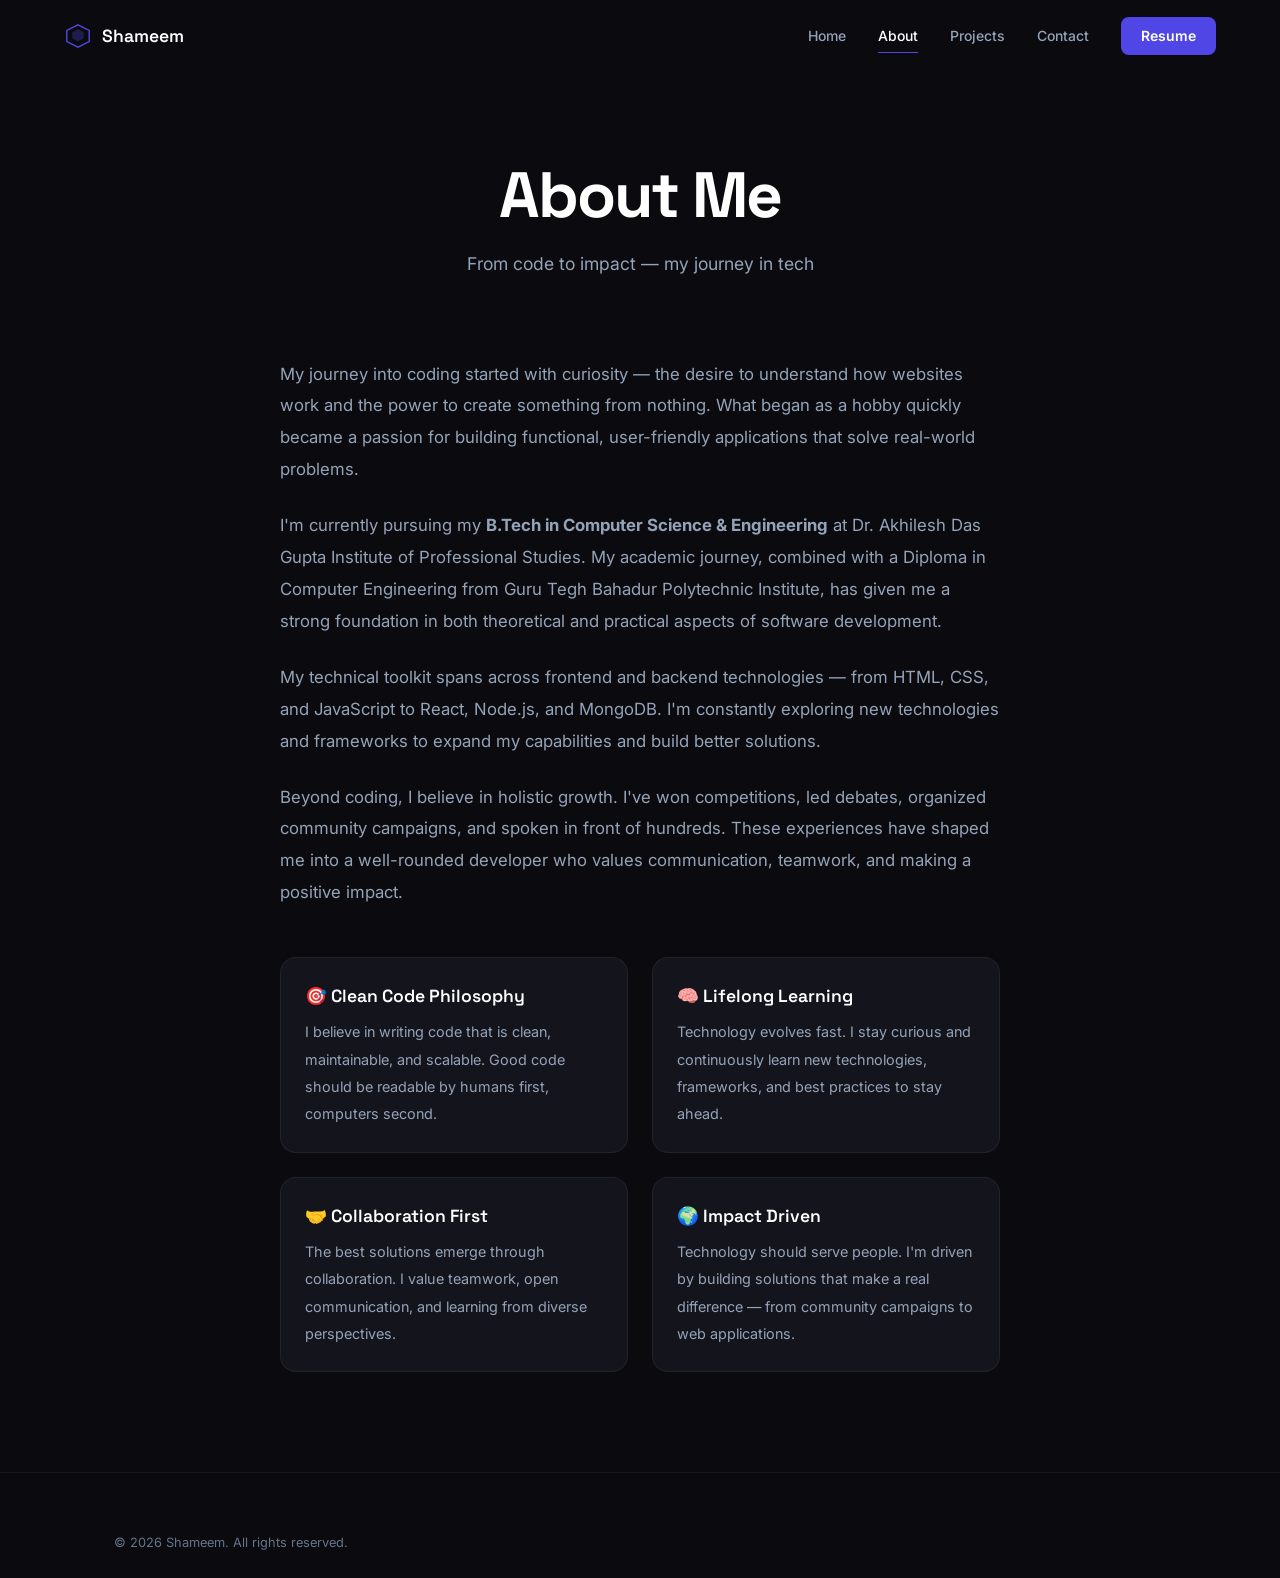
<file: about.html>
<!DOCTYPE html>
<html lang="en" data-theme="dark">
<head>
  <meta charset="UTF-8" />
  <meta name="viewport" content="width=device-width, initial-scale=1.0" />
  <title>About — Shameem</title>
  <meta name="description" content="Learn more about Shameem — full stack developer passionate about building efficient, user-friendly, and scalable web applications." />
  <link rel="canonical" href="https://shameemkhan.netlify.app/about" />
  <link rel="preconnect" href="https://fonts.googleapis.com" />
  <link rel="preconnect" href="https://fonts.gstatic.com" crossorigin />
  <link href="https://fonts.googleapis.com/css2?family=Space+Grotesk:wght@300;400;500;600;700&family=Inter:wght@300;400;500;600;700;800&family=JetBrains+Mono:wght@400;500;600&display=swap" rel="stylesheet" />
  <link rel="stylesheet" href="css/style.css" />
  <link rel="stylesheet" href="css/responsive.css" />
  <link rel="icon" type="image/svg+xml" href="assets/icons/favicon.svg" />
  <style>
    .page-hero {
      padding: 160px 0 80px;
      text-align: center;
      position: relative;
    }
    .page-hero__title {
      font-family: 'Space Grotesk', sans-serif;
      font-size: clamp(2.5rem, 5vw, 4rem);
      font-weight: 700;
      line-height: 1.1;
      letter-spacing: -0.03em;
      margin-bottom: 20px;
    }
    .page-hero__subtitle {
      color: var(--text-secondary);
      font-size: 1.1rem;
      max-width: 500px;
      margin: 0 auto;
    }
    .about-extended {
      padding: 0 0 100px;
    }
    .about-extended__content {
      max-width: 720px;
      margin: 0 auto;
    }
    .about-extended__content p {
      color: var(--text-secondary);
      font-size: 1.05rem;
      line-height: 1.9;
      margin-bottom: 24px;
    }
    .about-extended__values {
      display: grid;
      grid-template-columns: repeat(2, 1fr);
      gap: 24px;
      margin-top: 48px;
    }
    .about-extended__value {
      padding: 24px;
      border-radius: 16px;
      background: var(--bg-card);
      border: 1px solid var(--border-color);
    }
    .about-extended__value h3 {
      font-family: 'Space Grotesk', sans-serif;
      font-size: 1.1rem;
      font-weight: 600;
      margin-bottom: 8px;
    }
    .about-extended__value p {
      font-size: 0.9rem;
      margin-bottom: 0;
    }
    @media (max-width: 768px) {
      .about-extended__values {
        grid-template-columns: 1fr;
      }
    }
  </style>
</head>
<body>
  <header class="nav nav--scrolled" id="nav">
    <div class="nav__scroll-progress" id="scrollProgress"></div>
    <div class="nav__inner">
      <a href="index.html" class="nav__logo">
        <svg width="32" height="32" viewBox="0 0 40 40" fill="none">
          <path d="M20 4L36 12V28L20 36L4 28V12L20 4Z" stroke="#4F46E5" stroke-width="2" fill="none"/>
          <path d="M20 10L28 14.5V23.5L20 28L12 23.5V14.5L20 10Z" fill="#4F46E5" opacity="0.3"/>
        </svg>
        <span>Shameem</span>
      </a>
      <nav class="nav__links">
        <a href="index.html" class="nav__link">Home</a>
        <a href="about.html" class="nav__link nav__link--active">About</a>
        <a href="projects.html" class="nav__link">Projects</a>
        <a href="contact.html" class="nav__link">Contact</a>
        <a href="resume/resume.pdf" class="nav__link nav__link--resume" target="_blank">Resume</a>
      </nav>
      <button class="nav__hamburger" id="hamburger" aria-label="Toggle menu" aria-expanded="false">
        <span class="nav__hamburger-line"></span>
        <span class="nav__hamburger-line"></span>
        <span class="nav__hamburger-line"></span>
      </button>
    </div>
  </header>

  <main>
    <section class="page-hero">
      <div class="container">
        <h1 class="page-hero__title">About Me</h1>
        <p class="page-hero__subtitle">From code to impact — my journey in tech</p>
      </div>
    </section>

    <section class="about-extended">
      <div class="container">
        <div class="about-extended__content">
          <p>My journey into coding started with curiosity — the desire to understand how websites work and the power to create something from nothing. What began as a hobby quickly became a passion for building functional, user-friendly applications that solve real-world problems.</p>
          <p>I'm currently pursuing my <strong>B.Tech in Computer Science & Engineering</strong> at Dr. Akhilesh Das Gupta Institute of Professional Studies. My academic journey, combined with a Diploma in Computer Engineering from Guru Tegh Bahadur Polytechnic Institute, has given me a strong foundation in both theoretical and practical aspects of software development.</p>
          <p>My technical toolkit spans across frontend and backend technologies — from HTML, CSS, and JavaScript to React, Node.js, and MongoDB. I'm constantly exploring new technologies and frameworks to expand my capabilities and build better solutions.</p>
          <p>Beyond coding, I believe in holistic growth. I've won competitions, led debates, organized community campaigns, and spoken in front of hundreds. These experiences have shaped me into a well-rounded developer who values communication, teamwork, and making a positive impact.</p>

          <div class="about-extended__values">
            <div class="about-extended__value">
              <h3>🎯 Clean Code Philosophy</h3>
              <p>I believe in writing code that is clean, maintainable, and scalable. Good code should be readable by humans first, computers second.</p>
            </div>
            <div class="about-extended__value">
              <h3>🧠 Lifelong Learning</h3>
              <p>Technology evolves fast. I stay curious and continuously learn new technologies, frameworks, and best practices to stay ahead.</p>
            </div>
            <div class="about-extended__value">
              <h3>🤝 Collaboration First</h3>
              <p>The best solutions emerge through collaboration. I value teamwork, open communication, and learning from diverse perspectives.</p>
            </div>
            <div class="about-extended__value">
              <h3>🌍 Impact Driven</h3>
              <p>Technology should serve people. I'm driven by building solutions that make a real difference — from community campaigns to web applications.</p>
            </div>
          </div>
        </div>
      </div>
    </section>
  </main>

  <footer class="footer">
    <div class="container">
      <div class="footer__bottom">
        <span class="footer__copyright">&copy; 2026 Shameem. All rights reserved.</span>
      </div>
    </div>
  </footer>

  <script src="js/navigation.js"></script>
</body>
</html>
</file>
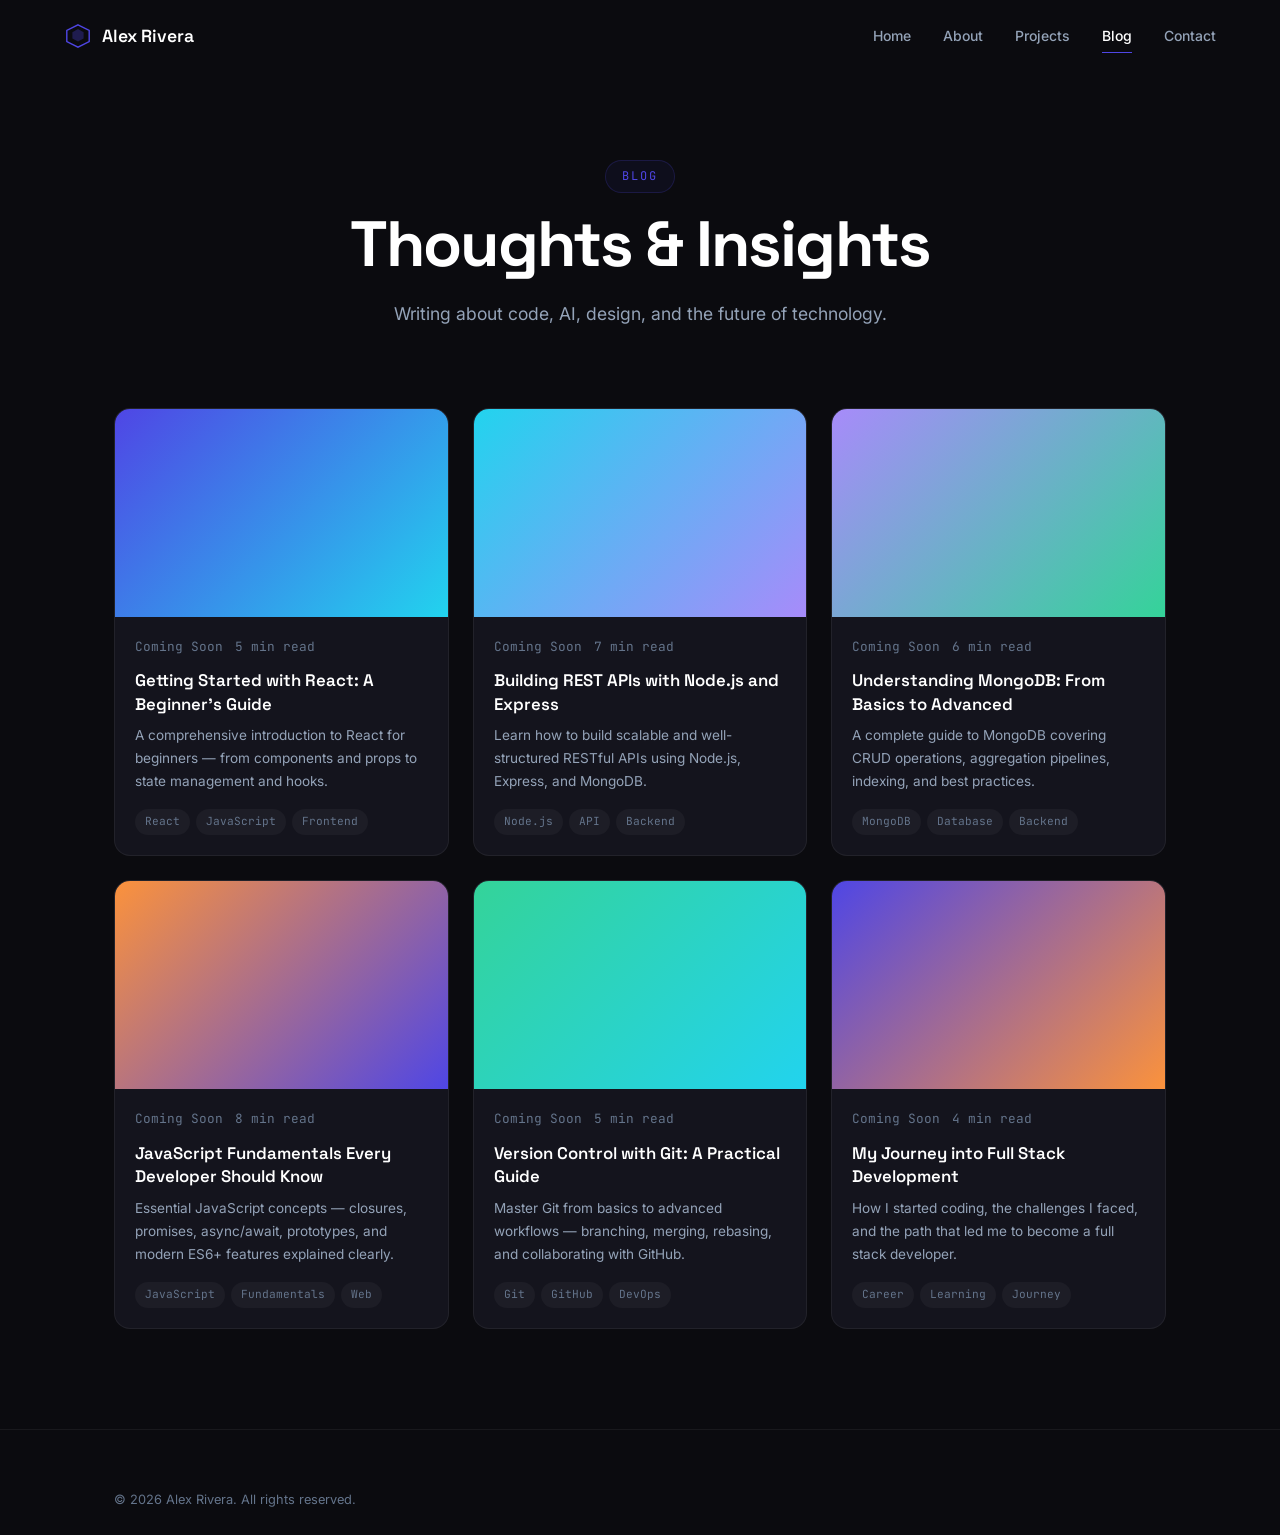
<file: blog.html>
<!DOCTYPE html>
<html lang="en" data-theme="dark">
<head>
  <meta charset="UTF-8" />
  <meta name="viewport" content="width=device-width, initial-scale=1.0" />
  <title>Blog — Shameem</title>
  <meta name="description" content="Read articles by Shameem on web development, programming, and technology." />
  <link rel="canonical" href="https://shameemkhan.netlify.app/blog" />
  <link rel="preconnect" href="https://fonts.googleapis.com" />
  <link rel="preconnect" href="https://fonts.gstatic.com" crossorigin />
  <link href="https://fonts.googleapis.com/css2?family=Space+Grotesk:wght@300;400;500;600;700&family=Inter:wght@300;400;500;600;700;800&family=JetBrains+Mono:wght@400;500;600&display=swap" rel="stylesheet" />
  <link rel="stylesheet" href="css/style.css" />
  <link rel="stylesheet" href="css/responsive.css" />
  <link rel="icon" type="image/svg+xml" href="assets/icons/favicon.svg" />
</head>
<body>
  <header class="nav nav--scrolled" id="nav">
    <div class="nav__scroll-progress" id="scrollProgress"></div>
    <div class="nav__inner">
      <a href="index.html" class="nav__logo">
        <svg width="32" height="32" viewBox="0 0 40 40" fill="none">
          <path d="M20 4L36 12V28L20 36L4 28V12L20 4Z" stroke="#4F46E5" stroke-width="2" fill="none"/>
          <path d="M20 10L28 14.5V23.5L20 28L12 23.5V14.5L20 10Z" fill="#4F46E5" opacity="0.3"/>
        </svg>
        <span>Alex Rivera</span>
      </a>
      <nav class="nav__links">
        <a href="index.html" class="nav__link">Home</a>
        <a href="about.html" class="nav__link">About</a>
        <a href="projects.html" class="nav__link">Projects</a>
        <a href="blog.html" class="nav__link nav__link--active">Blog</a>
        <a href="contact.html" class="nav__link">Contact</a>
      </nav>
      <button class="nav__hamburger" id="hamburger" aria-label="Toggle menu" aria-expanded="false">
        <span class="nav__hamburger-line"></span>
        <span class="nav__hamburger-line"></span>
        <span class="nav__hamburger-line"></span>
      </button>
    </div>
  </header>

  <main>
    <section style="padding: 160px 0 80px; text-align: center;">
      <div class="container">
        <span style="display: inline-block; font-family: 'JetBrains Mono', monospace; font-size: 0.75rem; letter-spacing: 0.15em; text-transform: uppercase; color: var(--primary); margin-bottom: 16px; padding: 6px 16px; border: 1px solid rgba(79, 70, 229, 0.2); border-radius: 100px; background: rgba(79, 70, 229, 0.06);">Blog</span>
        <h1 style="font-family: 'Space Grotesk', sans-serif; font-size: clamp(2.5rem, 5vw, 4rem); font-weight: 700; line-height: 1.1; letter-spacing: -0.03em; margin-bottom: 20px;">Thoughts & Insights</h1>
        <p style="color: var(--text-secondary); font-size: 1.1rem; max-width: 500px; margin: 0 auto;">Writing about code, AI, design, and the future of technology.</p>
      </div>
    </section>

    <section style="padding-bottom: 100px;">
      <div class="container">
        <div class="blog__grid">
          <article class="blog-card">
            <div class="blog-card__image">
              <div class="blog-card__image-placeholder" style="background: linear-gradient(135deg, #4F46E5, #22D3EE);"></div>
            </div>
            <div class="blog-card__body">
              <div class="blog-card__meta">
                <span class="blog-card__date">Coming Soon</span>
                <span class="blog-card__read">5 min read</span>
              </div>
              <h3 class="blog-card__title">Getting Started with React: A Beginner's Guide</h3>
              <p class="blog-card__desc">A comprehensive introduction to React for beginners — from components and props to state management and hooks.</p>
              <div class="blog-card__tags">
                <span class="blog-card__tag">React</span>
                <span class="blog-card__tag">JavaScript</span>
                <span class="blog-card__tag">Frontend</span>
              </div>
            </div>
          </article>

          <article class="blog-card">
            <div class="blog-card__image">
              <div class="blog-card__image-placeholder" style="background: linear-gradient(135deg, #22D3EE, #A78BFA);"></div>
            </div>
            <div class="blog-card__body">
              <div class="blog-card__meta">
                <span class="blog-card__date">Coming Soon</span>
                <span class="blog-card__read">7 min read</span>
              </div>
              <h3 class="blog-card__title">Building REST APIs with Node.js and Express</h3>
              <p class="blog-card__desc">Learn how to build scalable and well-structured RESTful APIs using Node.js, Express, and MongoDB.</p>
              <div class="blog-card__tags">
                <span class="blog-card__tag">Node.js</span>
                <span class="blog-card__tag">API</span>
                <span class="blog-card__tag">Backend</span>
              </div>
            </div>
          </article>

          <article class="blog-card">
            <div class="blog-card__image">
              <div class="blog-card__image-placeholder" style="background: linear-gradient(135deg, #A78BFA, #34D399);"></div>
            </div>
            <div class="blog-card__body">
              <div class="blog-card__meta">
                <span class="blog-card__date">Coming Soon</span>
                <span class="blog-card__read">6 min read</span>
              </div>
              <h3 class="blog-card__title">Understanding MongoDB: From Basics to Advanced</h3>
              <p class="blog-card__desc">A complete guide to MongoDB covering CRUD operations, aggregation pipelines, indexing, and best practices.</p>
              <div class="blog-card__tags">
                <span class="blog-card__tag">MongoDB</span>
                <span class="blog-card__tag">Database</span>
                <span class="blog-card__tag">Backend</span>
              </div>
            </div>
          </article>

          <article class="blog-card">
            <div class="blog-card__image">
              <div class="blog-card__image-placeholder" style="background: linear-gradient(135deg, #FB923C, #4F46E5);"></div>
            </div>
            <div class="blog-card__body">
              <div class="blog-card__meta">
                <span class="blog-card__date">Coming Soon</span>
                <span class="blog-card__read">8 min read</span>
              </div>
              <h3 class="blog-card__title">JavaScript Fundamentals Every Developer Should Know</h3>
              <p class="blog-card__desc">Essential JavaScript concepts — closures, promises, async/await, prototypes, and modern ES6+ features explained clearly.</p>
              <div class="blog-card__tags">
                <span class="blog-card__tag">JavaScript</span>
                <span class="blog-card__tag">Fundamentals</span>
                <span class="blog-card__tag">Web</span>
              </div>
            </div>
          </article>

          <article class="blog-card">
            <div class="blog-card__image">
              <div class="blog-card__image-placeholder" style="background: linear-gradient(135deg, #34D399, #22D3EE);"></div>
            </div>
            <div class="blog-card__body">
              <div class="blog-card__meta">
                <span class="blog-card__date">Coming Soon</span>
                <span class="blog-card__read">5 min read</span>
              </div>
              <h3 class="blog-card__title">Version Control with Git: A Practical Guide</h3>
              <p class="blog-card__desc">Master Git from basics to advanced workflows — branching, merging, rebasing, and collaborating with GitHub.</p>
              <div class="blog-card__tags">
                <span class="blog-card__tag">Git</span>
                <span class="blog-card__tag">GitHub</span>
                <span class="blog-card__tag">DevOps</span>
              </div>
            </div>
          </article>

          <article class="blog-card">
            <div class="blog-card__image">
              <div class="blog-card__image-placeholder" style="background: linear-gradient(135deg, #4F46E5, #FB923C);"></div>
            </div>
            <div class="blog-card__body">
              <div class="blog-card__meta">
                <span class="blog-card__date">Coming Soon</span>
                <span class="blog-card__read">4 min read</span>
              </div>
              <h3 class="blog-card__title">My Journey into Full Stack Development</h3>
              <p class="blog-card__desc">How I started coding, the challenges I faced, and the path that led me to become a full stack developer.</p>
              <div class="blog-card__tags">
                <span class="blog-card__tag">Career</span>
                <span class="blog-card__tag">Learning</span>
                <span class="blog-card__tag">Journey</span>
              </div>
            </div>
          </article>
        </div>
      </div>
    </section>
  </main>

  <footer class="footer">
    <div class="container">
      <div class="footer__bottom">
        <span class="footer__copyright">&copy; 2026 Alex Rivera. All rights reserved.</span>
      </div>
    </div>
  </footer>

  <script src="js/navigation.js"></script>
</body>
</html>
</file>
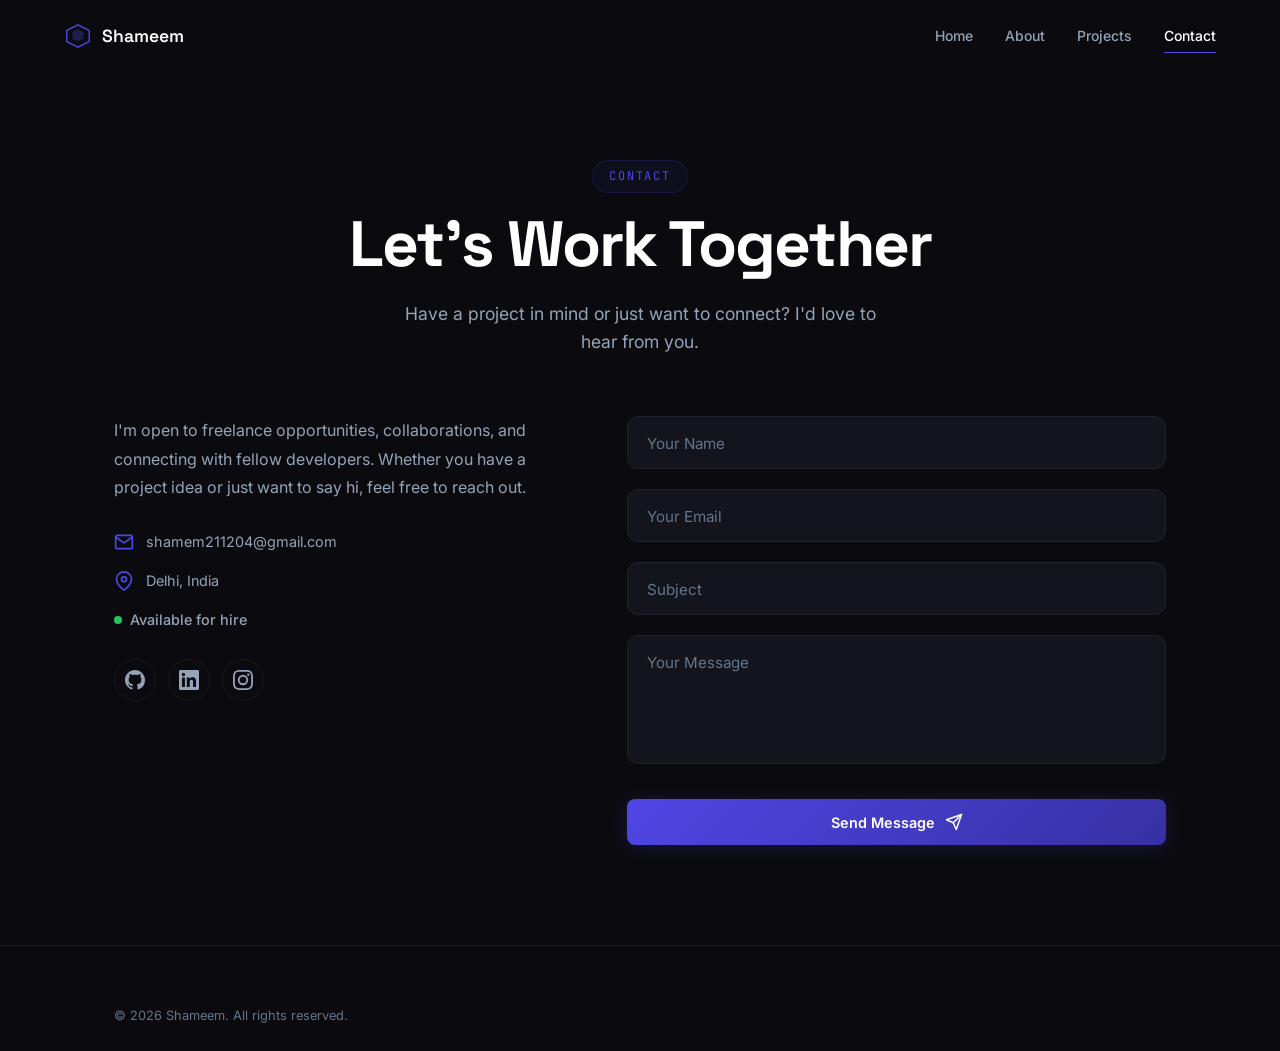
<file: contact.html>
<!DOCTYPE html>
<html lang="en" data-theme="dark">
<head>
  <meta charset="UTF-8" />
  <meta name="viewport" content="width=device-width, initial-scale=1.0" />
  <title>Contact — Shameem</title>
  <meta name="description" content="Get in touch with Shameem for freelance, collaboration, or development opportunities." />
  <link rel="canonical" href="https://shameemkhan.netlify.app/contact" />
  <link rel="preconnect" href="https://fonts.googleapis.com" />
  <link rel="preconnect" href="https://fonts.gstatic.com" crossorigin />
  <link href="https://fonts.googleapis.com/css2?family=Space+Grotesk:wght@300;400;500;600;700&family=Inter:wght@300;400;500;600;700;800&family=JetBrains+Mono:wght@400;500;600&display=swap" rel="stylesheet" />
  <link rel="stylesheet" href="css/style.css" />
  <link rel="stylesheet" href="css/responsive.css" />
  <link rel="icon" type="image/svg+xml" href="assets/icons/favicon.svg" />
</head>
<body>
  <header class="nav nav--scrolled" id="nav">
    <div class="nav__scroll-progress" id="scrollProgress"></div>
    <div class="nav__inner">
      <a href="index.html" class="nav__logo">
        <svg width="32" height="32" viewBox="0 0 40 40" fill="none">
          <path d="M20 4L36 12V28L20 36L4 28V12L20 4Z" stroke="#4F46E5" stroke-width="2" fill="none"/>
          <path d="M20 10L28 14.5V23.5L20 28L12 23.5V14.5L20 10Z" fill="#4F46E5" opacity="0.3"/>
        </svg>
        <span>Shameem</span>
      </a>
      <nav class="nav__links">
        <a href="index.html" class="nav__link">Home</a>
        <a href="about.html" class="nav__link">About</a>
        <a href="projects.html" class="nav__link">Projects</a>
        <a href="contact.html" class="nav__link nav__link--active">Contact</a>
      </nav>
      <button class="nav__hamburger" id="hamburger" aria-label="Toggle menu" aria-expanded="false">
        <span class="nav__hamburger-line"></span>
        <span class="nav__hamburger-line"></span>
        <span class="nav__hamburger-line"></span>
      </button>
    </div>
  </header>

  <main>
    <section style="padding: 160px 0 60px; text-align: center;">
      <div class="container">
        <span style="display: inline-block; font-family: 'JetBrains Mono', monospace; font-size: 0.75rem; letter-spacing: 0.15em; text-transform: uppercase; color: var(--primary); margin-bottom: 16px; padding: 6px 16px; border: 1px solid rgba(79, 70, 229, 0.2); border-radius: 100px; background: rgba(79, 70, 229, 0.06);">Contact</span>
        <h1 style="font-family: 'Space Grotesk', sans-serif; font-size: clamp(2.5rem, 5vw, 4rem); font-weight: 700; line-height: 1.1; letter-spacing: -0.03em; margin-bottom: 20px;">Let's Work Together</h1>
        <p style="color: var(--text-secondary); font-size: 1.1rem; max-width: 500px; margin: 0 auto;">Have a project in mind or just want to connect? I'd love to hear from you.</p>
      </div>
    </section>

    <section style="padding-bottom: 100px;">
      <div class="container">
        <div class="contact__grid">
          <div class="contact__info">
            <p class="contact__intro">I'm open to freelance opportunities, collaborations, and connecting with fellow developers. Whether you have a project idea or just want to say hi, feel free to reach out.</p>
            <div class="contact__details">
              <div class="contact__detail">
                <svg width="20" height="20" viewBox="0 0 24 24" fill="none" stroke="#4F46E5" stroke-width="2" stroke-linecap="round" stroke-linejoin="round"><path d="M4 4h16c1.1 0 2 .9 2 2v12c0 1.1-.9 2-2 2H4c-1.1 0-2-.9-2-2V6c0-1.1.9-2 2-2z"/><polyline points="22,6 12,13 2,6"/></svg>
                <span>shamem211204@gmail.com</span>
              </div>
              <div class="contact__detail">
                <svg width="20" height="20" viewBox="0 0 24 24" fill="none" stroke="#4F46E5" stroke-width="2" stroke-linecap="round" stroke-linejoin="round"><path d="M21 10c0 7-9 13-9 13s-9-6-9-13a9 9 0 0 1 18 0z"/><circle cx="12" cy="10" r="3"/></svg>
                <span>Delhi, India</span>
              </div>
              <div class="contact__detail">
                <span class="contact__status">
                  <span class="contact__status-dot"></span>
                  Available for hire
                </span>
              </div>
            </div>
            <div class="contact__socials">
              <a href="https://github.com/Shameem2112" class="contact__social magnetic" data-magnetic target="_blank" rel="noopener" aria-label="GitHub">
                <svg width="20" height="20" viewBox="0 0 24 24" fill="currentColor"><path d="M12 0C5.37 0 0 5.37 0 12c0 5.31 3.435 9.795 8.205 11.385.6.105.825-.255.825-.57 0-.285-.015-1.23-.015-2.235-3.015.555-3.795-.735-4.035-1.41-.135-.345-.72-1.41-1.23-1.695-.42-.225-1.02-.78-.015-.795.945-.015 1.62.87 1.845 1.23 1.08 1.815 2.805 1.305 3.495.99.105-.78.42-1.305.765-1.605-2.67-.3-5.46-1.335-5.46-5.925 0-1.305.465-2.385 1.23-3.225-.12-.3-.54-1.53.12-3.18 0 0 1.005-.315 3.3 1.23.96-.27 1.98-.405 3-.405s2.04.135 3 .405c2.295-1.56 3.3-1.23 3.3-1.23.66 1.65.24 2.88.12 3.18.765.84 1.23 1.905 1.23 3.225 0 4.605-2.805 5.625-5.475 5.925.435.375.81 1.095.81 2.22 0 1.605-.015 2.895-.015 3.3 0 .315.225.69.825.57A12.02 12.02 0 0 0 24 12c0-6.63-5.37-12-12-12z"/></svg>
              </a>
              <a href="https://www.linkedin.com/in/shameem-zahoorul-243a5324a" class="contact__social magnetic" data-magnetic target="_blank" rel="noopener" aria-label="LinkedIn">
                <svg width="20" height="20" viewBox="0 0 24 24" fill="currentColor"><path d="M20.447 20.452h-3.554v-5.569c0-1.328-.027-3.037-1.852-3.037-1.853 0-2.136 1.445-2.136 2.939v5.667H9.351V9h3.414v1.561h.046c.477-.9 1.637-1.85 3.37-1.85 3.601 0 4.267 2.37 4.267 5.455v6.286zM5.337 7.433a2.062 2.062 0 0 1-2.063-2.065 2.064 2.064 0 1 1 2.063 2.065zm1.782 13.019H3.555V9h3.564v11.452zM22.225 0H1.771C.792 0 0 .774 0 1.729v20.542C0 23.227.792 24 1.771 24h20.451C23.2 24 24 23.227 24 22.271V1.729C24 .774 23.2 0 22.222 0h.003z"/></svg>
              </a>
              <a href="https://www.instagram.com/me.shameem_pathan" class="contact__social magnetic" data-magnetic target="_blank" rel="noopener" aria-label="Instagram">
                <svg width="20" height="20" viewBox="0 0 24 24" fill="currentColor"><path d="M12 2.163c3.204 0 3.584.012 4.85.07 3.252.148 4.771 1.691 4.919 4.919.058 1.265.069 1.645.069 4.849 0 3.205-.012 3.584-.069 4.849-.149 3.225-1.664 4.771-4.919 4.919-1.266.058-1.644.07-4.85.07-3.204 0-3.584-.012-4.849-.07-3.26-.149-4.771-1.699-4.919-4.92-.058-1.265-.07-1.644-.07-4.849 0-3.204.013-3.583.07-4.849.149-3.227 1.664-4.771 4.919-4.919 1.266-.057 1.645-.069 4.849-.069zM12 0C8.741 0 8.333.014 7.053.072 2.695.272.273 2.69.073 7.052.014 8.333 0 8.741 0 12c0 3.259.014 3.668.072 4.948.2 4.358 2.618 6.78 6.98 6.98C8.333 23.986 8.741 24 12 24c3.259 0 3.668-.014 4.948-.072 4.354-.2 6.782-2.618 6.979-6.98.059-1.28.073-1.689.073-4.948 0-3.259-.014-3.667-.072-4.947-.196-4.354-2.617-6.78-6.979-6.98C15.668.014 15.259 0 12 0zm0 5.838a6.162 6.162 0 1 0 0 12.324 6.162 6.162 0 0 0 0-12.324zM12 16a4 4 0 1 1 0-8 4 4 0 0 1 0 8zm6.406-11.845a1.44 1.44 0 1 0 0 2.881 1.44 1.44 0 0 0 0-2.881z"/></svg>
              </a>
            </div>
          </div>
          <form class="contact__form" id="contactForm" action="mailto:shamem211204@gmail.com" method="post" enctype="text/plain" novalidate>
            <div class="contact__field">
              <input type="text" id="name" class="contact__input" required placeholder=" " />
              <label for="name" class="contact__label">Your Name</label>
              <span class="contact__error" data-error="name"></span>
            </div>
            <div class="contact__field">
              <input type="email" id="email" class="contact__input" required placeholder=" " />
              <label for="email" class="contact__label">Your Email</label>
              <span class="contact__error" data-error="email"></span>
            </div>
            <div class="contact__field">
              <input type="text" id="subject" class="contact__input" required placeholder=" " />
              <label for="subject" class="contact__label">Subject</label>
              <span class="contact__error" data-error="subject"></span>
            </div>
            <div class="contact__field contact__field--textarea">
              <textarea id="message" class="contact__input contact__textarea" required placeholder=" " rows="5"></textarea>
              <label for="message" class="contact__label">Your Message</label>
              <span class="contact__error" data-error="message"></span>
            </div>
            <button type="submit" class="btn btn--primary contact__submit">
              Send Message
              <svg class="contact__submit-icon" width="18" height="18" viewBox="0 0 24 24" fill="none" stroke="currentColor" stroke-width="2" stroke-linecap="round" stroke-linejoin="round"><line x1="22" y1="2" x2="11" y2="13"/><polygon points="22 2 15 22 11 13 2 9 22 2"/></svg>
            </button>
          </form>
        </div>
      </div>
    </section>
  </main>

  <footer class="footer">
    <div class="container">
      <div class="footer__bottom">
        <span class="footer__copyright">&copy; 2026 Shameem. All rights reserved.</span>
      </div>
    </div>
  </footer>

  <script src="js/navigation.js"></script>
  <script>
    // Contact form logic
    document.addEventListener('DOMContentLoaded', () => {
      const form = document.getElementById('contactForm');
      if (!form) return;

      form.addEventListener('submit', (e) => {
        e.preventDefault();
        let isValid = true;
        form.querySelectorAll('.contact__field').forEach(field => {
          const input = field.querySelector('.contact__input');
          const errorEl = field.querySelector('.contact__error');
          field.classList.remove('contact__field--error');
          if (!input.value.trim()) {
            field.classList.add('contact__field--error');
            if (errorEl) errorEl.textContent = 'This field is required';
            isValid = false;
          } else if (input.type === 'email' && !/^[^\s@]+@[^\s@]+\.[^\s@]+$/.test(input.value)) {
            field.classList.add('contact__field--error');
            if (errorEl) errorEl.textContent = 'Please enter a valid email';
            isValid = false;
          }
        });
        if (!isValid) return;
        const btn = form.querySelector('.contact__submit');
        const originalText = btn.textContent;
        btn.textContent = 'Message Sent! ✓';
        btn.style.pointerEvents = 'none';
        btn.style.opacity = '0.7';
        form.reset();
        setTimeout(() => {
          btn.textContent = originalText;
          btn.style.pointerEvents = '';
          btn.style.opacity = '';
        }, 3000);
      });

      form.querySelectorAll('.contact__input').forEach(input => {
        input.addEventListener('blur', () => {
          const field = input.closest('.contact__field');
          const errorEl = field.querySelector('.contact__error');
          field.classList.remove('contact__field--error');
          if (!input.value.trim()) {
            field.classList.add('contact__field--error');
            if (errorEl) errorEl.textContent = 'This field is required';
          } else if (input.type === 'email' && !/^[^\s@]+@[^\s@]+\.[^\s@]+$/.test(input.value)) {
            field.classList.add('contact__field--error');
            if (errorEl) errorEl.textContent = 'Please enter a valid email';
          }
        });
      });
    });
  </script>
</body>
</html>
</file>
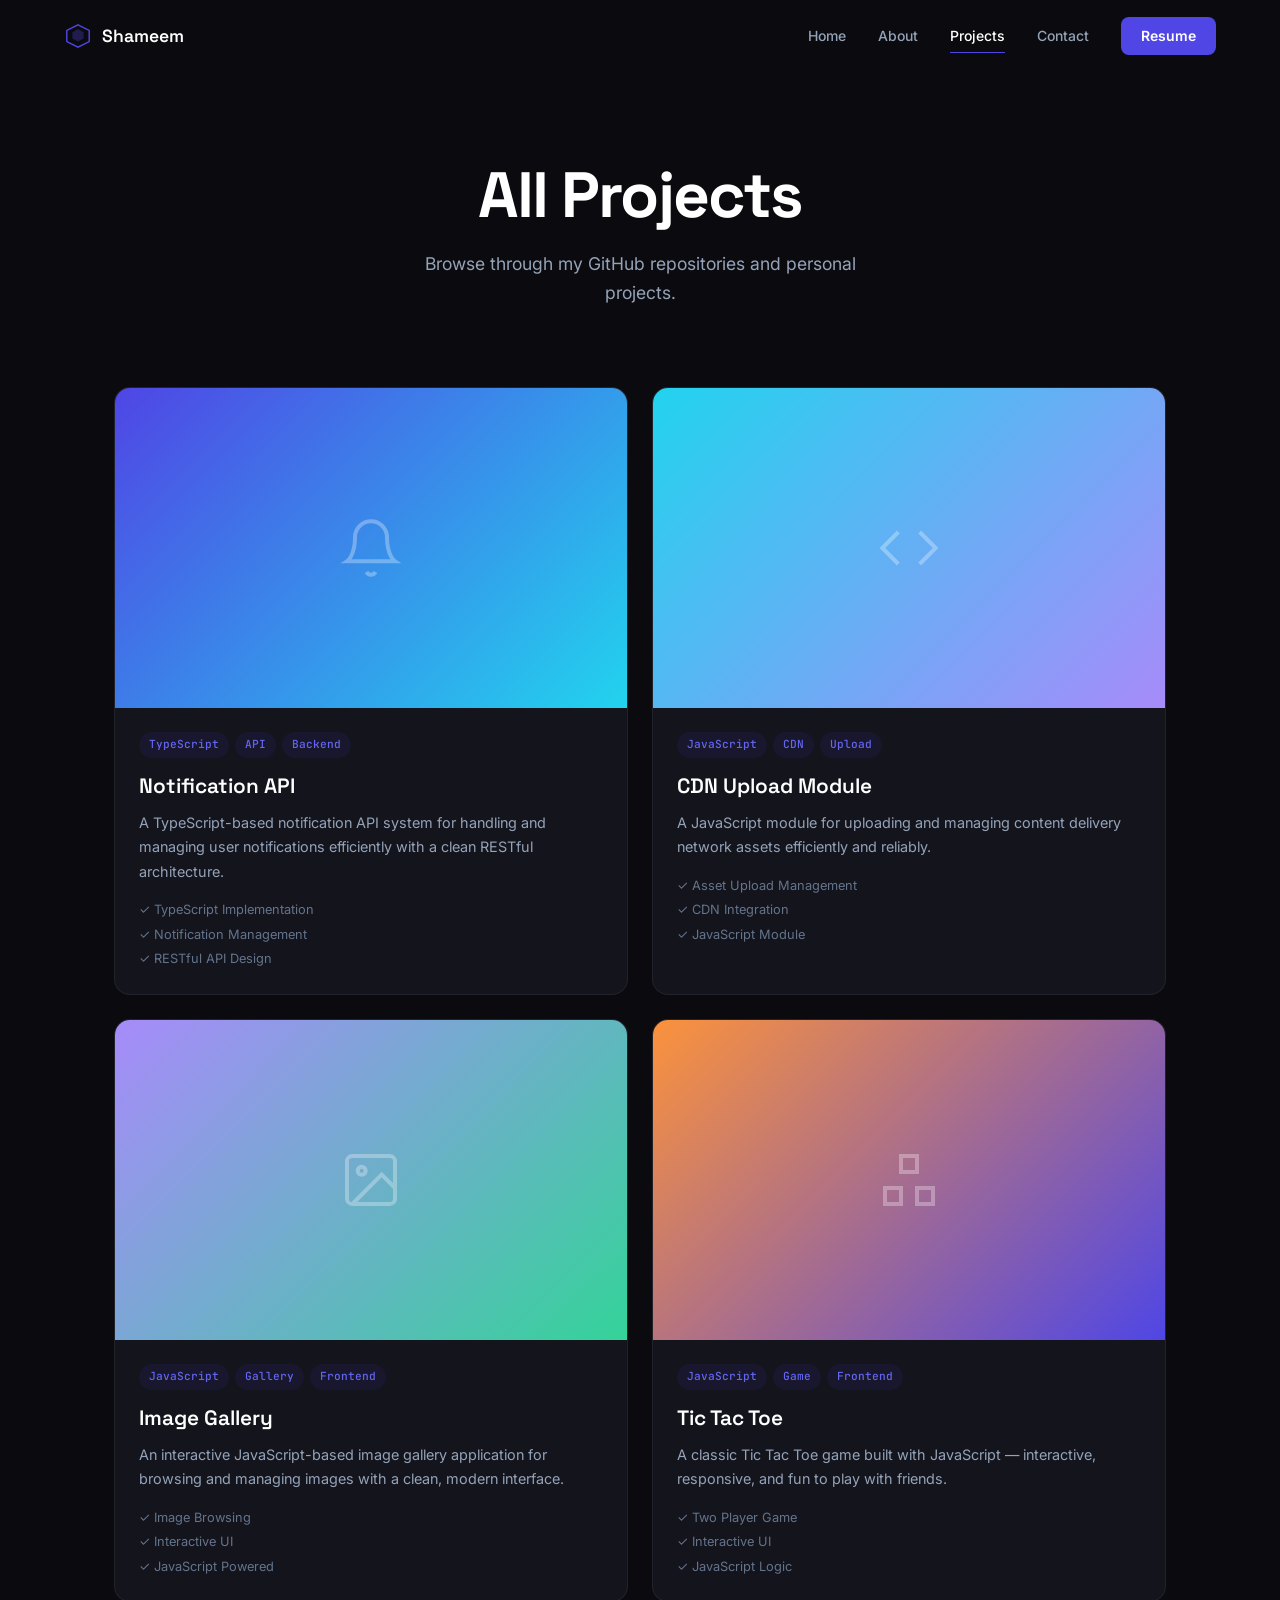
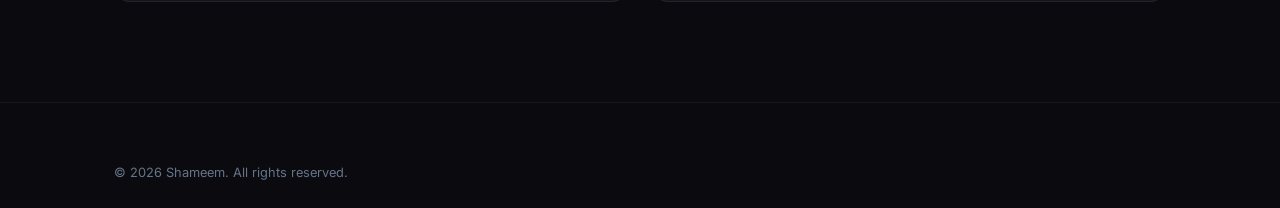
<file: projects.html>
<!DOCTYPE html>
<html lang="en" data-theme="dark">
<head>
  <meta charset="UTF-8" />
  <meta name="viewport" content="width=device-width, initial-scale=1.0" />
  <title>Projects — Shameem</title>
  <meta name="description" content="Explore projects by Shameem — from web applications to full-stack solutions." />
  <link rel="canonical" href="https://shameemkhan.netlify.app/projects" />
  <link rel="preconnect" href="https://fonts.googleapis.com" />
  <link rel="preconnect" href="https://fonts.gstatic.com" crossorigin />
  <link href="https://fonts.googleapis.com/css2?family=Space+Grotesk:wght@300;400;500;600;700&family=Inter:wght@300;400;500;600;700;800&family=JetBrains+Mono:wght@400;500;600&display=swap" rel="stylesheet" />
  <link rel="stylesheet" href="css/style.css" />
  <link rel="stylesheet" href="css/responsive.css" />
  <link rel="icon" type="image/svg+xml" href="assets/icons/favicon.svg" />
</head>
<body>
  <header class="nav nav--scrolled" id="nav">
    <div class="nav__scroll-progress" id="scrollProgress"></div>
    <div class="nav__inner">
      <a href="index.html" class="nav__logo">
        <svg width="32" height="32" viewBox="0 0 40 40" fill="none">
          <path d="M20 4L36 12V28L20 36L4 28V12L20 4Z" stroke="#4F46E5" stroke-width="2" fill="none"/>
          <path d="M20 10L28 14.5V23.5L20 28L12 23.5V14.5L20 10Z" fill="#4F46E5" opacity="0.3"/>
        </svg>
        <span>Shameem</span>
      </a>
      <nav class="nav__links">
        <a href="index.html" class="nav__link">Home</a>
        <a href="about.html" class="nav__link">About</a>
        <a href="projects.html" class="nav__link nav__link--active">Projects</a>
        <a href="contact.html" class="nav__link">Contact</a>
        <a href="resume/resume.pdf" class="nav__link nav__link--resume" target="_blank">Resume</a>
      </nav>
      <button class="nav__hamburger" id="hamburger" aria-label="Toggle menu" aria-expanded="false">
        <span class="nav__hamburger-line"></span>
        <span class="nav__hamburger-line"></span>
        <span class="nav__hamburger-line"></span>
      </button>
    </div>
  </header>

  <main>
    <section class="page-hero" style="padding: 160px 0 80px; text-align: center;">
      <div class="container">
        <h1 style="font-family: 'Space Grotesk', sans-serif; font-size: clamp(2.5rem, 5vw, 4rem); font-weight: 700; line-height: 1.1; letter-spacing: -0.03em; margin-bottom: 20px;">All Projects</h1>
        <p style="color: var(--text-secondary); font-size: 1.1rem; max-width: 500px; margin: 0 auto;">Browse through my GitHub repositories and personal projects.</p>
      </div>
    </section>

    <section style="padding-bottom: 100px;">
      <div class="container">
        <div class="projects__grid">
          <!-- Project 1: Notification API -->
          <article class="project-card" style="margin-bottom: 0;">
            <div class="project-card__image">
              <div class="project-card__image-placeholder" style="background: linear-gradient(135deg, #4F46E5, #22D3EE);">
                <svg width="64" height="64" viewBox="0 0 24 24" fill="none" stroke="white" stroke-width="1.5"><path d="M18 8A6 6 0 0 0 6 8c0 7-3 9-3 9h18s-3-2-3-9"/><path d="M13.73 21a2 2 0 0 1-3.46 0"/></svg>
              </div>
            </div>
            <div class="project-card__body">
              <div class="project-card__tags">
                <span class="project-card__tag">TypeScript</span>
                <span class="project-card__tag">API</span>
                <span class="project-card__tag">Backend</span>
              </div>
              <h3 class="project-card__title">Notification API</h3>
              <p class="project-card__desc">A TypeScript-based notification API system for handling and managing user notifications efficiently with a clean RESTful architecture.</p>
              <div class="project-card__features" style="max-height: none; opacity: 1;">
                <span>✓ TypeScript Implementation</span>
                <span>✓ Notification Management</span>
                <span>✓ RESTful API Design</span>
              </div>
            </div>
          </article>

          <!-- Project 2: CDN Upload Module -->
          <article class="project-card" style="margin-bottom: 0;">
            <div class="project-card__image">
              <div class="project-card__image-placeholder" style="background: linear-gradient(135deg, #22D3EE, #A78BFA);">
                <svg width="64" height="64" viewBox="0 0 24 24" fill="none" stroke="white" stroke-width="1.5"><polyline points="16 18 22 12 16 6"/><polyline points="8 6 2 12 8 18"/></svg>
              </div>
            </div>
            <div class="project-card__body">
              <div class="project-card__tags">
                <span class="project-card__tag">JavaScript</span>
                <span class="project-card__tag">CDN</span>
                <span class="project-card__tag">Upload</span>
              </div>
              <h3 class="project-card__title">CDN Upload Module</h3>
              <p class="project-card__desc">A JavaScript module for uploading and managing content delivery network assets efficiently and reliably.</p>
              <div class="project-card__features" style="max-height: none; opacity: 1;">
                <span>✓ Asset Upload Management</span>
                <span>✓ CDN Integration</span>
                <span>✓ JavaScript Module</span>
              </div>
            </div>
          </article>

          <!-- Project 3: Image Gallery -->
          <article class="project-card" style="margin-bottom: 0;">
            <div class="project-card__image">
              <div class="project-card__image-placeholder" style="background: linear-gradient(135deg, #A78BFA, #34D399);">
                <svg width="64" height="64" viewBox="0 0 24 24" fill="none" stroke="white" stroke-width="1.5"><rect x="3" y="3" width="18" height="18" rx="2" ry="2"/><circle cx="8.5" cy="8.5" r="1.5"/><polyline points="21 15 16 10 5 21"/></svg>
              </div>
            </div>
            <div class="project-card__body">
              <div class="project-card__tags">
                <span class="project-card__tag">JavaScript</span>
                <span class="project-card__tag">Gallery</span>
                <span class="project-card__tag">Frontend</span>
              </div>
              <h3 class="project-card__title">Image Gallery</h3>
              <p class="project-card__desc">An interactive JavaScript-based image gallery application for browsing and managing images with a clean, modern interface.</p>
              <div class="project-card__features" style="max-height: none; opacity: 1;">
                <span>✓ Image Browsing</span>
                <span>✓ Interactive UI</span>
                <span>✓ JavaScript Powered</span>
              </div>
            </div>
          </article>

          <!-- Project 4: Tic Tac Toe -->
          <article class="project-card" style="margin-bottom: 0;">
            <div class="project-card__image">
              <div class="project-card__image-placeholder" style="background: linear-gradient(135deg, #FB923C, #4F46E5);">
                <svg width="64" height="64" viewBox="0 0 24 24" fill="none" stroke="white" stroke-width="1.5"><path d="M9 3h6v6H9z"/><path d="M15 15h6v6h-6z"/><path d="M3 15h6v6H3z"/></svg>
              </div>
            </div>
            <div class="project-card__body">
              <div class="project-card__tags">
                <span class="project-card__tag">JavaScript</span>
                <span class="project-card__tag">Game</span>
                <span class="project-card__tag">Frontend</span>
              </div>
              <h3 class="project-card__title">Tic Tac Toe</h3>
              <p class="project-card__desc">A classic Tic Tac Toe game built with JavaScript — interactive, responsive, and fun to play with friends.</p>
              <div class="project-card__features" style="max-height: none; opacity: 1;">
                <span>✓ Two Player Game</span>
                <span>✓ Interactive UI</span>
                <span>✓ JavaScript Logic</span>
              </div>
            </div>
          </article>
        </div>
      </div>
    </section>
  </main>

  <footer class="footer">
    <div class="container">
      <div class="footer__bottom">
        <span class="footer__copyright">&copy; 2026 Shameem. All rights reserved.</span>
      </div>
    </div>
  </footer>

  <script src="js/navigation.js"></script>
  <script src="js/projects.js"></script>
</body>
</html>
</file>
<file: css/style.css>
/* ==============================
   STYLE.CSS — Complete Design System
   Premium Developer Portfolio
   ============================== */

/* --- CSS Variables --- */
:root {
  --bg-primary: #0B0B0F;
  --bg-secondary: #111118;
  --bg-card: #14141D;
  --bg-card-hover: #1A1A28;
  --bg-glass: rgba(20, 20, 29, 0.6);
  --bg-glass-hover: rgba(26, 26, 40, 0.8);

  --primary: #4F46E5;
  --primary-light: #6366F1;
  --primary-dark: #3730A3;
  --accent: #22D3EE;
  --accent-light: #67E8F9;

  --text-primary: #FFFFFF;
  --text-secondary: #94A3B8;
  --text-tertiary: #64748B;

  --border-color: rgba(255, 255, 255, 0.06);
  --border-hover: rgba(255, 255, 255, 0.12);
  --border-glass: rgba(255, 255, 255, 0.08);

  --shadow-sm: 0 1px 3px rgba(0, 0, 0, 0.3);
  --shadow-md: 0 4px 20px rgba(0, 0, 0, 0.4);
  --shadow-lg: 0 8px 40px rgba(0, 0, 0, 0.5);
  --shadow-glow: 0 0 30px rgba(79, 70, 229, 0.15);
  --shadow-glow-accent: 0 0 30px rgba(34, 211, 238, 0.1);

  --radius-sm: 8px;
  --radius-md: 12px;
  --radius-lg: 16px;
  --radius-xl: 24px;
  --radius-full: 50%;

  --font-heading: 'Space Grotesk', sans-serif;
  --font-body: 'Inter', sans-serif;
  --font-code: 'JetBrains Mono', monospace;

  --transition-fast: 0.2s cubic-bezier(0.16, 1, 0.3, 1);
  --transition-base: 0.35s cubic-bezier(0.16, 1, 0.3, 1);
  --transition-slow: 0.6s cubic-bezier(0.16, 1, 0.3, 1);
  --transition-spring: 0.6s cubic-bezier(0.34, 1.56, 0.64, 1);

  --nav-height: 72px;
  --container-max: 1200px;
  --section-gap: 140px;
}

/* --- Reset & Base --- */
*, *::before, *::after {
  margin: 0;
  padding: 0;
  box-sizing: border-box;
}

html {
  scroll-behavior: smooth;
  -webkit-font-smoothing: antialiased;
  -moz-osx-font-smoothing: grayscale;
}

body {
  font-family: var(--font-body);
  background: var(--bg-primary);
  color: var(--text-primary);
  line-height: 1.6;
  overflow-x: hidden;
}

body:not(.touch-device) {
  cursor: none;
}

img {
  max-width: 100%;
  display: block;
}

a {
  text-decoration: none;
  color: inherit;
}

button {
  font-family: inherit;
  border: none;
  background: none;
  cursor: pointer;
  color: inherit;
}

input, textarea {
  font-family: inherit;
  border: none;
  outline: none;
  background: none;
  color: inherit;
}

ul, ol {
  list-style: none;
}

::selection {
  background: var(--primary);
  color: white;
}

/* --- Focus visible (accessibility) --- */
:focus-visible {
  outline: 2px solid var(--primary);
  outline-offset: 2px;
  border-radius: 4px;
}

.nav__link:focus-visible,
.btn:focus-visible,
.project-card__btn:focus-visible {
  outline: 2px solid var(--primary);
  outline-offset: 3px;
}

.hero__social:focus-visible,
.contact__social:focus-visible,
.footer__social:focus-visible {
  outline: 2px solid var(--primary);
  outline-offset: 3px;
}

.contact__input:focus-visible {
  outline: 2px solid var(--primary);
  outline-offset: 0;
}

/* --- Scrollbar --- */
::-webkit-scrollbar {
  width: 4px;
}

::-webkit-scrollbar-track {
  background: var(--bg-primary);
}

::-webkit-scrollbar-thumb {
  background: var(--primary);
  border-radius: 4px;
}

/* --- Container --- */
.container {
  max-width: var(--container-max);
  margin: 0 auto;
  padding: 0 24px;
}

/* --- Section --- */
.section {
  padding: 100px 0;
  position: relative;
}

/* --- Section Header --- */
.section-header {
  text-align: center;
  margin-bottom: 64px;
  position: relative;
}

.section-tag {
  display: inline-block;
  font-family: var(--font-code);
  font-size: 0.75rem;
  letter-spacing: 0.15em;
  text-transform: uppercase;
  color: var(--primary);
  margin-bottom: 16px;
  position: relative;
  padding: 6px 16px;
  border: 1px solid rgba(79, 70, 229, 0.2);
  border-radius: 100px;
  background: rgba(79, 70, 229, 0.06);
}

.section-title {
  font-family: var(--font-heading);
  font-size: clamp(2rem, 4vw, 3.2rem);
  font-weight: 700;
  line-height: 1.15;
  letter-spacing: -0.02em;
  margin-bottom: 20px;
}

.section-divider {
  width: 60px;
  height: 3px;
  background: linear-gradient(90deg, var(--primary), var(--accent));
  border-radius: 4px;
  margin: 0 auto;
}

/* --- Text Gradient --- */
.text-gradient {
  background: linear-gradient(135deg, var(--primary), var(--accent));
  -webkit-background-clip: text;
  -webkit-text-fill-color: transparent;
  background-clip: text;
}

/* ==============================
   LOADING SCREEN
   ============================== */
.loader {
  position: fixed;
  inset: 0;
  z-index: 10000;
  background: var(--bg-primary);
  display: flex;
  flex-direction: column;
  align-items: center;
  justify-content: center;
  gap: 24px;
  transition: opacity 0.6s ease, visibility 0.6s ease;
}

.loader.loader--hidden {
  opacity: 0;
  visibility: hidden;
  pointer-events: none;
}

.loader__container {
  position: relative;
  width: 80px;
  height: 80px;
  display: flex;
  align-items: center;
  justify-content: center;
}

.loader__ring {
  position: absolute;
  inset: 0;
  border: 2px solid transparent;
  border-top-color: var(--primary);
  border-right-color: var(--accent);
  border-radius: 50%;
  animation: loaderSpin 1.2s linear infinite;
}

.loader__ring--inner {
  inset: 12px;
  animation-direction: reverse;
  animation-duration: 0.8s;
  border-top-color: var(--accent);
  border-right-color: var(--primary);
}

.loader__logo {
  position: relative;
  z-index: 1;
  animation: loaderPulse 1.5s ease-in-out infinite;
}

.loader__progress {
  width: 160px;
  height: 2px;
  background: rgba(255, 255, 255, 0.08);
  border-radius: 4px;
  overflow: hidden;
}

.loader__progress-bar {
  width: 0%;
  height: 100%;
  background: linear-gradient(90deg, var(--primary), var(--accent));
  border-radius: 4px;
  transition: width 0.3s ease;
}

.loader__percent {
  font-family: var(--font-code);
  font-size: 0.8rem;
  color: var(--text-secondary);
}

@keyframes loaderSpin {
  to { transform: rotate(360deg); }
}

@keyframes loaderPulse {
  0%, 100% { transform: scale(1); opacity: 1; }
  50% { transform: scale(1.1); opacity: 0.8; }
}

/* ==============================
   CUSTOM CURSOR
   ============================== */
.cursor {
  position: fixed;
  top: 0;
  left: 0;
  z-index: 9999;
  pointer-events: none;
  mix-blend-mode: difference;
}

.cursor__dot {
  position: absolute;
  width: 6px;
  height: 6px;
  background: white;
  border-radius: 50%;
  transform: translate(-50%, -50%);
  transition: width 0.2s, height 0.2s, background 0.2s;
}

.cursor__ring {
  position: absolute;
  width: 32px;
  height: 32px;
  border: 1.5px solid rgba(255, 255, 255, 0.4);
  border-radius: 50%;
  transform: translate(-50%, -50%);
  transition: width 0.3s ease, height 0.3s ease, border-color 0.3s ease, background 0.3s ease;
}

.cursor--hover .cursor__dot {
  width: 10px;
  height: 10px;
  background: var(--primary);
}

.cursor--hover .cursor__ring {
  width: 56px;
  height: 56px;
  border-color: var(--primary);
  background: rgba(79, 70, 229, 0.08);
}

.cursor--hidden {
  opacity: 0;
}

.cursor__label {
  position: absolute;
  font-size: 0.7rem;
  font-weight: 600;
  color: white;
  white-space: nowrap;
  transform: translate(-50%, -50%);
  opacity: 0;
  transition: opacity 0.3s ease;
}

.cursor--label .cursor__label {
  opacity: 1;
}

/* ==============================
   NAVIGATION
   ============================== */
.nav {
  position: fixed;
  top: 0;
  left: 0;
  right: 0;
  z-index: 1000;
  height: var(--nav-height);
  transition: transform var(--transition-base), background var(--transition-base);
}

.nav--hidden {
  transform: translateY(-100%);
}

.nav--scrolled {
  background: rgba(11, 11, 15, 0.75);
  backdrop-filter: blur(20px);
  -webkit-backdrop-filter: blur(20px);
  border-bottom: 1px solid var(--border-color);
}

.nav__scroll-progress {
  position: absolute;
  bottom: 0;
  left: 0;
  height: 1px;
  background: linear-gradient(90deg, var(--primary), var(--accent));
  width: 0%;
  transition: width 0.1s linear;
}

.nav__inner {
  max-width: var(--container-max);
  margin: 0 auto;
  padding: 0 24px;
  height: 100%;
  display: flex;
  align-items: center;
  justify-content: space-between;
}

.nav__logo {
  display: flex;
  align-items: center;
  gap: 10px;
  font-family: var(--font-heading);
  font-weight: 600;
  font-size: 1.1rem;
  transition: opacity var(--transition-fast);
}

.nav__logo:hover {
  opacity: 0.8;
}

.nav__logo svg {
  width: 28px;
  height: 28px;
}

.nav__links {
  display: flex;
  align-items: center;
  gap: 32px;
}

.nav__link {
  font-size: 0.875rem;
  font-weight: 500;
  color: var(--text-secondary);
  position: relative;
  padding: 4px 0;
  transition: color var(--transition-fast);
}

.nav__link::after {
  content: '';
  position: absolute;
  bottom: -2px;
  left: 0;
  width: 0;
  height: 1.5px;
  background: var(--primary);
  transition: width var(--transition-base);
}

.nav__link:hover,
.nav__link--active {
  color: var(--text-primary);
}

.nav__link:hover::after,
.nav__link--active::after {
  width: 100%;
}

.nav__link--resume {
  padding: 8px 20px;
  background: var(--primary);
  color: white;
  border-radius: var(--radius-sm);
  font-weight: 600;
  transition: background var(--transition-fast), transform var(--transition-fast);
}

.nav__link--resume::after {
  display: none;
}

.nav__link--resume:hover {
  background: var(--primary-light);
  transform: translateY(-1px);
  color: white;
}

/* Hamburger */
.nav__hamburger {
  display: none;
  flex-direction: column;
  gap: 5px;
  padding: 4px;
  z-index: 1001;
}

.nav__hamburger-line {
  width: 24px;
  height: 2px;
  background: var(--text-primary);
  border-radius: 4px;
  transition: transform var(--transition-base), opacity var(--transition-base);
}

.nav__hamburger--active .nav__hamburger-line:nth-child(1) {
  transform: rotate(45deg) translate(5px, 5px);
}

.nav__hamburger--active .nav__hamburger-line:nth-child(2) {
  opacity: 0;
}

.nav__hamburger--active .nav__hamburger-line:nth-child(3) {
  transform: rotate(-45deg) translate(5px, -5px);
}

/* Mobile Nav Overlay */
.nav__mobile-overlay {
  display: none;
  position: fixed;
  inset: 0;
  z-index: 999;
  background: rgba(11, 11, 15, 0.95);
  backdrop-filter: blur(30px);
  -webkit-backdrop-filter: blur(30px);
  flex-direction: column;
  align-items: center;
  justify-content: center;
  gap: 32px;
  opacity: 0;
  transition: opacity var(--transition-base);
}

.nav__mobile-overlay--open {
  opacity: 1;
}

.nav__mobile-link {
  font-family: var(--font-heading);
  font-size: 1.8rem;
  font-weight: 600;
  color: var(--text-secondary);
  transition: color var(--transition-fast);
}

.nav__mobile-link:hover {
  color: var(--text-primary);
}

/* ==============================
   BUTTONS
   ============================== */
.btn {
  display: inline-flex;
  align-items: center;
  gap: 10px;
  padding: 14px 28px;
  border-radius: var(--radius-sm);
  font-size: 0.9rem;
  font-weight: 600;
  cursor: pointer;
  position: relative;
  overflow: hidden;
  transition: transform var(--transition-fast), box-shadow var(--transition-fast);
  white-space: nowrap;
}

.btn--primary {
  background: linear-gradient(135deg, var(--primary), var(--primary-dark));
  color: white;
  box-shadow: 0 2px 20px rgba(79, 70, 229, 0.2);
}

.btn--primary:hover {
  transform: translateY(-2px);
  box-shadow: 0 6px 30px rgba(79, 70, 229, 0.35);
}

.btn--outline {
  border: 1px solid var(--border-color);
  color: var(--text-primary);
  background: transparent;
}

.btn--outline:hover {
  border-color: var(--primary);
  background: rgba(79, 70, 229, 0.06);
  transform: translateY(-2px);
}

.btn__glow {
  position: absolute;
  inset: 0;
  opacity: 0;
  background: radial-gradient(circle at center, rgba(79, 70, 229, 0.2), transparent 70%);
  transition: opacity var(--transition-base);
  pointer-events: none;
}

.btn:hover .btn__glow {
  opacity: 1;
}

.btn__ripple {
  position: absolute;
  border-radius: 50%;
  background: rgba(255, 255, 255, 0.2);
  transform: scale(0);
  animation: rippleEffect 0.6s ease-out;
  pointer-events: none;
}

@keyframes rippleEffect {
  to {
    transform: scale(4);
    opacity: 0;
  }
}

/* ==============================
   HERO SECTION
   ============================== */
.hero {
  min-height: 100vh;
  display: flex;
  align-items: center;
  position: relative;
  overflow: hidden;
  padding: 120px 24px 60px;
}

.hero__bg {
  position: absolute;
  inset: 0;
  z-index: 0;
  overflow: hidden;
}

.hero__bg canvas {
  position: absolute;
  inset: 0;
  width: 100%;
  height: 100%;
}

.hero__gradient {
  position: absolute;
  inset: 0;
  background:
    radial-gradient(ellipse at 20% 50%, rgba(79, 70, 229, 0.1) 0%, transparent 50%),
    radial-gradient(ellipse at 80% 50%, rgba(34, 211, 238, 0.08) 0%, transparent 50%),
    radial-gradient(ellipse at 50% 100%, rgba(79, 70, 229, 0.05) 0%, transparent 50%);
}

.hero__orb {
  position: absolute;
  border-radius: 50%;
  filter: blur(80px);
  opacity: 0.4;
  animation: orbFloat 8s ease-in-out infinite;
}

.hero__orb--1 {
  width: 400px;
  height: 400px;
  background: var(--primary);
  top: -100px;
  left: -100px;
  animation-delay: 0s;
}

.hero__orb--2 {
  width: 300px;
  height: 300px;
  background: var(--accent);
  bottom: -50px;
  right: -50px;
  animation-delay: -3s;
}

.hero__orb--3 {
  width: 200px;
  height: 200px;
  background: linear-gradient(135deg, var(--primary), var(--accent));
  top: 40%;
  left: 60%;
  animation-delay: -6s;
}

@keyframes orbFloat {
  0%, 100% {
    transform: translate(0, 0) scale(1);
  }
  33% {
    transform: translate(30px, -30px) scale(1.1);
  }
  66% {
    transform: translate(-20px, 20px) scale(0.9);
  }
}

.hero__content {
  position: relative;
  z-index: 1;
  max-width: 800px;
  margin: 0 auto;
  text-align: center;
}

.hero__badge {
  display: inline-block;
  font-size: 0.75rem;
  font-family: var(--font-code);
  letter-spacing: 0.1em;
  text-transform: uppercase;
  padding: 8px 20px;
  border-radius: 100px;
  background: rgba(79, 70, 229, 0.08);
  border: 1px solid rgba(79, 70, 229, 0.2);
  color: var(--primary-light);
  margin-bottom: 32px;
  position: relative;
}

.hero__badge::before {
  content: '';
  display: inline-block;
  width: 6px;
  height: 6px;
  background: #22C55E;
  border-radius: 50%;
  margin-right: 8px;
  vertical-align: middle;
  animation: pulse 2s ease-in-out infinite;
}

@keyframes pulse {
  0%, 100% { opacity: 1; }
  50% { opacity: 0.3; }
}

.hero__title {
  margin-bottom: 20px;
}

.hero__title-line {
  display: block;
  font-family: var(--font-heading);
  font-size: clamp(2.8rem, 8vw, 5.5rem);
  font-weight: 700;
  line-height: 1.05;
  letter-spacing: -0.03em;
}

.hero__title-line--highlight {
  background: linear-gradient(135deg, var(--primary) 0%, var(--accent) 50%, #A78BFA 100%);
  -webkit-background-clip: text;
  -webkit-text-fill-color: transparent;
  background-clip: text;
}

.hero__subtitle {
  font-size: clamp(1.1rem, 2vw, 1.4rem);
  color: var(--text-secondary);
  margin-bottom: 24px;
  min-height: 1.6em;
}

.hero__subtitle-text {
  font-weight: 400;
}

.hero__subtitle-text::after {
  content: '|';
  display: inline-block;
  margin-left: 4px;
  color: var(--primary);
  animation: blink 1s step-end infinite;
}

@keyframes blink {
  50% { opacity: 0; }
}

.hero__description {
  font-size: clamp(0.95rem, 1.2vw, 1.1rem);
  color: var(--text-secondary);
  max-width: 600px;
  margin: 0 auto 40px;
  line-height: 1.7;
}

.hero__actions {
  display: flex;
  gap: 16px;
  justify-content: center;
  margin-bottom: 40px;
  flex-wrap: wrap;
}

.hero__socials {
  display: flex;
  gap: 16px;
  justify-content: center;
}

.hero__social {
  width: 44px;
  height: 44px;
  display: flex;
  align-items: center;
  justify-content: center;
  border-radius: var(--radius-full);
  border: 1px solid var(--border-color);
  color: var(--text-secondary);
  transition: color var(--transition-fast), border-color var(--transition-fast), background var(--transition-fast), transform var(--transition-fast);
}

.hero__social:hover {
  color: var(--text-primary);
  border-color: var(--primary);
  background: rgba(79, 70, 229, 0.08);
  transform: translateY(-2px);
}

.hero__scroll-indicator {
  position: absolute;
  bottom: -60px;
  left: 50%;
  transform: translateX(-50%);
  display: flex;
  flex-direction: column;
  align-items: center;
  gap: 12px;
  color: var(--text-tertiary);
  font-size: 0.7rem;
  font-family: var(--font-code);
  letter-spacing: 0.1em;
  text-transform: uppercase;
}

.hero__scroll-line {
  width: 1px;
  height: 40px;
  background: linear-gradient(to bottom, var(--text-tertiary), transparent);
  animation: scrollLine 2s ease-in-out infinite;
}

@keyframes scrollLine {
  0%, 100% { transform: scaleY(0.5); opacity: 0.3; }
  50% { transform: scaleY(1); opacity: 1; }
}

/* ==============================
   ABOUT SECTION
   ============================== */
.about__grid {
  display: grid;
  grid-template-columns: 1fr 1fr;
  gap: 80px;
  align-items: center;
}

.about__content {
  display: flex;
  flex-direction: column;
  gap: 20px;
}

.about__text {
  font-size: 1rem;
  color: var(--text-secondary);
  line-height: 1.8;
}

.about__text strong {
  color: var(--text-primary);
}

.about__stats {
  display: grid;
  grid-template-columns: repeat(4, 1fr);
  gap: 16px;
  margin-top: 24px;
}

.about__stat {
  text-align: center;
  padding: 20px 12px;
  border-radius: var(--radius-md);
  background: var(--bg-card);
  border: 1px solid var(--border-color);
  transition: border-color var(--transition-fast), background var(--transition-fast), transform var(--transition-fast);
}

.about__stat:hover {
  border-color: var(--border-hover);
  background: var(--bg-card-hover);
  transform: translateY(-2px);
}

.about__stat-number {
  display: block;
  font-family: var(--font-heading);
  font-size: 1.8rem;
  font-weight: 700;
  background: linear-gradient(135deg, var(--primary), var(--accent));
  -webkit-background-clip: text;
  -webkit-text-fill-color: transparent;
  background-clip: text;
  margin-bottom: 4px;
}

.about__stat-label {
  font-size: 0.75rem;
  color: var(--text-tertiary);
  font-weight: 500;
}

.about__image-wrapper {
  position: relative;
  display: flex;
  justify-content: center;
}

.about__image {
  width: 320px;
  height: 380px;
  border-radius: var(--radius-xl);
  overflow: hidden;
  position: relative;
  background: var(--bg-card);
  border: 1px solid var(--border-color);
  display: flex;
  align-items: center;
  justify-content: center;
}

.about__image-placeholder {
  color: var(--text-tertiary);
  opacity: 0.3;
}

.about__image-placeholder svg {
  width: 80px;
  height: 80px;
}

.about__image-decoration {
  position: absolute;
  inset: -4px;
  border-radius: calc(var(--radius-xl) + 4px);
  background: linear-gradient(135deg, var(--primary), var(--accent), var(--primary));
  z-index: -1;
  opacity: 0.3;
  animation: borderRotate 4s linear infinite;
}

@keyframes borderRotate {
  0% { filter: hue-rotate(0deg); }
  100% { filter: hue-rotate(360deg); }
}

/* ==============================
   SKILLS SECTION
   ============================== */
.skills__grid {
  display: grid;
  grid-template-columns: repeat(3, 1fr);
  gap: 24px;
}

.skills__category {
  padding: 28px;
  border-radius: var(--radius-lg);
  background: var(--bg-card);
  border: 1px solid var(--border-color);
  transition: border-color var(--transition-fast), background var(--transition-fast), transform var(--transition-fast);
}

.skills__category:hover {
  border-color: var(--border-hover);
  background: var(--bg-card-hover);
  transform: translateY(-4px);
}

.skills__category-header {
  display: flex;
  align-items: center;
  gap: 12px;
  margin-bottom: 20px;
}

.skills__category-header svg {
  width: 22px;
  height: 22px;
  flex-shrink: 0;
}

.skills__category-header h3 {
  font-family: var(--font-heading);
  font-size: 1.1rem;
  font-weight: 600;
}

.skills__tags {
  display: flex;
  flex-wrap: wrap;
  gap: 8px;
}

.skills__tag {
  font-size: 0.8rem;
  padding: 6px 14px;
  border-radius: 100px;
  background: rgba(255, 255, 255, 0.04);
  border: 1px solid rgba(255, 255, 255, 0.06);
  color: var(--text-secondary);
  transition: border-color var(--transition-fast), color var(--transition-fast), background var(--transition-fast);
}

.skills__tag:hover {
  border-color: var(--primary);
  color: var(--text-primary);
  background: rgba(79, 70, 229, 0.08);
}

/* ==============================
   EXPERIENCE TIMELINE
   ============================== */
.experience__timeline {
  position: relative;
  max-width: 700px;
  margin: 0 auto;
  padding-left: 40px;
}

.experience__timeline::before {
  content: '';
  position: absolute;
  left: 12px;
  top: 0;
  bottom: 0;
  width: 1px;
  background: linear-gradient(to bottom, var(--primary), var(--accent), transparent);
}

.experience__item {
  position: relative;
  margin-bottom: 48px;
}

.experience__item:last-child {
  margin-bottom: 0;
}

.experience__dot {
  position: absolute;
  left: -33px;
  top: 6px;
  width: 12px;
  height: 12px;
  border-radius: 50%;
  background: var(--bg-primary);
  border: 2px solid var(--primary);
  z-index: 1;
  box-shadow: 0 0 0 4px var(--bg-primary);
}

.experience__card {
  padding: 28px;
  border-radius: var(--radius-lg);
  background: var(--bg-card);
  border: 1px solid var(--border-color);
  transition: border-color var(--transition-fast), background var(--transition-fast), transform var(--transition-fast);
}

.experience__card:hover {
  border-color: var(--border-hover);
  background: var(--bg-card-hover);
  transform: translateX(4px);
}

.experience__meta {
  display: flex;
  align-items: center;
  justify-content: space-between;
  gap: 12px;
  margin-bottom: 12px;
}

.experience__date {
  font-size: 0.8rem;
  font-family: var(--font-code);
  color: var(--primary);
  font-weight: 500;
}

.experience__company {
  font-size: 0.8rem;
  padding: 4px 12px;
  border-radius: 100px;
  background: rgba(79, 70, 229, 0.08);
  color: var(--primary-light);
  font-weight: 600;
}

.experience__role {
  font-family: var(--font-heading);
  font-size: 1.2rem;
  font-weight: 600;
  margin-bottom: 8px;
}

.experience__desc {
  font-size: 0.9rem;
  color: var(--text-secondary);
  line-height: 1.7;
  margin-bottom: 16px;
}

.experience__tags {
  display: flex;
  flex-wrap: wrap;
  gap: 6px;
}

.experience__tag {
  font-size: 0.75rem;
  padding: 4px 12px;
  border-radius: 100px;
  background: rgba(255, 255, 255, 0.04);
  color: var(--text-tertiary);
  font-family: var(--font-code);
}

/* ==============================
   PROJECTS SECTION
   ============================== */
.projects__grid {
  display: grid;
  grid-template-columns: repeat(2, 1fr);
  gap: 24px;
}

.project-card {
  border-radius: var(--radius-lg);
  background: var(--bg-card);
  border: 1px solid var(--border-color);
  overflow: hidden;
  transition: border-color var(--transition-fast), background var(--transition-fast), transform var(--transition-fast);
  position: relative;
}

.project-card:hover {
  border-color: var(--border-hover);
  background: var(--bg-card-hover);
  transform: translateY(-4px);
}

.project-card__image {
  position: relative;
  aspect-ratio: 16 / 10;
  overflow: hidden;
}

.project-card__image-placeholder {
  width: 100%;
  height: 100%;
  display: flex;
  align-items: center;
  justify-content: center;
  transition: transform 0.6s cubic-bezier(0.16, 1, 0.3, 1);
}

.project-card:hover .project-card__image-placeholder {
  transform: scale(1.05);
}

.project-card__image-placeholder svg {
  opacity: 0.3;
  transition: opacity var(--transition-base), transform var(--transition-base);
}

.project-card:hover .project-card__image-placeholder svg {
  opacity: 0.5;
  transform: scale(1.1);
}

.project-card__overlay {
  position: absolute;
  inset: 0;
  background: rgba(0, 0, 0, 0.6);
  backdrop-filter: blur(4px);
  display: flex;
  align-items: center;
  justify-content: center;
  opacity: 0;
  transition: opacity var(--transition-base);
}

.project-card:hover .project-card__overlay {
  opacity: 1;
}

.project-card__actions {
  display: flex;
  gap: 12px;
}

.project-card__btn {
  display: flex;
  align-items: center;
  gap: 8px;
  padding: 10px 20px;
  border-radius: var(--radius-sm);
  font-size: 0.85rem;
  font-weight: 600;
  background: rgba(255, 255, 255, 0.1);
  backdrop-filter: blur(10px);
  border: 1px solid rgba(255, 255, 255, 0.15);
  color: white;
  transition: background var(--transition-fast), transform var(--transition-fast);
}

.project-card__btn:hover {
  background: rgba(255, 255, 255, 0.2);
  transform: translateY(-2px);
}

.project-card__btn--secondary {
  background: rgba(79, 70, 229, 0.3);
  border-color: rgba(79, 70, 229, 0.3);
}

.project-card__btn--secondary:hover {
  background: rgba(79, 70, 229, 0.5);
}

.project-card__body {
  padding: 24px;
}

.project-card__tags {
  display: flex;
  flex-wrap: wrap;
  gap: 6px;
  margin-bottom: 12px;
}

.project-card__tag {
  font-size: 0.7rem;
  padding: 4px 10px;
  border-radius: 100px;
  background: rgba(79, 70, 229, 0.08);
  color: var(--primary-light);
  font-family: var(--font-code);
  font-weight: 500;
}

.project-card__title {
  font-family: var(--font-heading);
  font-size: 1.3rem;
  font-weight: 600;
  margin-bottom: 8px;
}

.project-card__desc {
  font-size: 0.9rem;
  color: var(--text-secondary);
  line-height: 1.7;
  margin-bottom: 16px;
}

.project-card__features {
  display: flex;
  flex-direction: column;
  gap: 4px;
}

.project-card__features span {
  font-size: 0.8rem;
  color: var(--text-tertiary);
}

/* ==============================
   GITHUB SECTION
   ============================== */
.github__stats {
  display: grid;
  grid-template-columns: repeat(5, 1fr);
  gap: 16px;
  margin-bottom: 40px;
}

.github__stat {
  text-align: center;
  padding: 24px 16px;
  border-radius: var(--radius-md);
  background: var(--bg-card);
  border: 1px solid var(--border-color);
  transition: border-color var(--transition-fast), background var(--transition-fast), transform var(--transition-fast);
}

.github__stat:hover {
  border-color: var(--border-hover);
  background: var(--bg-card-hover);
  transform: translateY(-4px);
}

.github__stat-number {
  display: block;
  font-family: var(--font-heading);
  font-size: 2rem;
  font-weight: 700;
  background: linear-gradient(135deg, var(--primary), var(--accent));
  -webkit-background-clip: text;
  -webkit-text-fill-color: transparent;
  background-clip: text;
  margin-bottom: 4px;
}

.github__stat-label {
  font-size: 0.75rem;
  color: var(--text-tertiary);
  font-weight: 500;
}

.github__graph {
  margin-bottom: 40px;
  padding: 28px;
  border-radius: var(--radius-lg);
  background: var(--bg-card);
  border: 1px solid var(--border-color);
}

.github__graph-header {
  display: flex;
  justify-content: space-between;
  align-items: center;
  margin-bottom: 20px;
}

.github__graph-header h3 {
  font-family: var(--font-heading);
  font-size: 1.1rem;
  font-weight: 600;
}

.github__graph-header span {
  font-size: 0.8rem;
  color: var(--text-tertiary);
  font-family: var(--font-code);
}

.github__graph-grid {
  display: grid;
  grid-template-columns: repeat(52, 1fr);
  gap: 2px;
  max-height: 140px;
  overflow: hidden;
}

.github__graph-cell {
  aspect-ratio: 1;
  border-radius: 2px;
  background: rgba(255, 255, 255, 0.04);
  min-width: 10px;
  min-height: 10px;
}

.github__graph-cell[data-level="1"] { background: rgba(79, 70, 229, 0.2); }
.github__graph-cell[data-level="2"] { background: rgba(79, 70, 229, 0.4); }
.github__graph-cell[data-level="3"] { background: rgba(79, 70, 229, 0.6); }
.github__graph-cell[data-level="4"] { background: rgba(79, 70, 229, 0.9); }

.github__langs {
  padding: 28px;
  border-radius: var(--radius-lg);
  background: var(--bg-card);
  border: 1px solid var(--border-color);
}

.github__langs-title {
  font-family: var(--font-heading);
  font-size: 1.1rem;
  font-weight: 600;
  margin-bottom: 20px;
}

.github__langs-bars {
  display: flex;
  flex-direction: column;
  gap: 16px;
}

.github__lang-bar {
  display: flex;
  flex-direction: column;
  gap: 6px;
}

.github__lang-info {
  display: flex;
  justify-content: space-between;
  font-size: 0.85rem;
}

.github__lang-name {
  font-weight: 500;
}

.github__lang-pct {
  color: var(--text-tertiary);
  font-family: var(--font-code);
  font-size: 0.8rem;
}

.github__lang-track {
  height: 6px;
  border-radius: 4px;
  background: rgba(255, 255, 255, 0.06);
  overflow: hidden;
}

.github__lang-fill {
  height: 100%;
  width: 0;
  border-radius: 4px;
  background: var(--color, var(--primary));
  transition: width 1.5s cubic-bezier(0.16, 1, 0.3, 1);
}

.github__lang-fill.animated {
  width: var(--pct, 0%);
}

/* ==============================
   ACHIEVEMENTS
   ============================== */
.achievements__grid {
  display: grid;
  grid-template-columns: repeat(4, 1fr);
  gap: 20px;
}

.achievement-card {
  padding: 28px 24px;
  border-radius: var(--radius-lg);
  background: var(--bg-card);
  border: 1px solid var(--border-color);
  text-align: center;
  transition: border-color var(--transition-fast), background var(--transition-fast), transform var(--transition-fast);
}

.achievement-card:hover {
  border-color: var(--border-hover);
  background: var(--bg-card-hover);
  transform: translateY(-4px);
}

.achievement-card__icon {
  width: 52px;
  height: 52px;
  display: flex;
  align-items: center;
  justify-content: center;
  border-radius: var(--radius-md);
  background: rgba(79, 70, 229, 0.08);
  margin: 0 auto 16px;
  transition: background var(--transition-fast);
}

.achievement-card:hover .achievement-card__icon {
  background: rgba(79, 70, 229, 0.15);
}

.achievement-card__title {
  font-family: var(--font-heading);
  font-size: 1rem;
  font-weight: 600;
  margin-bottom: 8px;
}

.achievement-card__desc {
  font-size: 0.85rem;
  color: var(--text-secondary);
  line-height: 1.6;
}

/* ==============================
   BLOG SECTION
   ============================== */
.blog__grid {
  display: grid;
  grid-template-columns: repeat(3, 1fr);
  gap: 24px;
}

.blog-card {
  border-radius: var(--radius-lg);
  background: var(--bg-card);
  border: 1px solid var(--border-color);
  overflow: hidden;
  transition: border-color var(--transition-fast), background var(--transition-fast), transform var(--transition-fast);
}

.blog-card:hover {
  border-color: var(--border-hover);
  background: var(--bg-card-hover);
  transform: translateY(-4px);
}

.blog-card__image {
  aspect-ratio: 16 / 10;
  overflow: hidden;
}

.blog-card__image-placeholder {
  width: 100%;
  height: 100%;
  background: linear-gradient(135deg, var(--bg-card-hover), var(--bg-card));
  transition: transform 0.6s cubic-bezier(0.16, 1, 0.3, 1);
}

.blog-card:hover .blog-card__image-placeholder {
  transform: scale(1.05);
}

.blog-card__body {
  padding: 20px;
}

.blog-card__meta {
  display: flex;
  gap: 12px;
  margin-bottom: 12px;
  font-size: 0.8rem;
  color: var(--text-tertiary);
  font-family: var(--font-code);
}

.blog-card__title {
  font-family: var(--font-heading);
  font-size: 1.05rem;
  font-weight: 600;
  margin-bottom: 8px;
  line-height: 1.4;
}

.blog-card__desc {
  font-size: 0.85rem;
  color: var(--text-secondary);
  line-height: 1.7;
  margin-bottom: 16px;
}

.blog-card__tags {
  display: flex;
  flex-wrap: wrap;
  gap: 6px;
}

.blog-card__tag {
  font-size: 0.7rem;
  padding: 4px 10px;
  border-radius: 100px;
  background: rgba(255, 255, 255, 0.04);
  color: var(--text-tertiary);
  font-family: var(--font-code);
}

/* ==============================
   CONTACT SECTION
   ============================== */
.contact__grid {
  display: grid;
  grid-template-columns: 1fr 1.2fr;
  gap: 64px;
  align-items: start;
}

.contact__info {
  display: flex;
  flex-direction: column;
  gap: 28px;
}

.contact__intro {
  font-size: 1rem;
  color: var(--text-secondary);
  line-height: 1.8;
}

.contact__details {
  display: flex;
  flex-direction: column;
  gap: 16px;
}

.contact__detail {
  display: flex;
  align-items: center;
  gap: 12px;
  font-size: 0.9rem;
  color: var(--text-secondary);
}

.contact__detail svg {
  flex-shrink: 0;
}

.contact__status {
  display: flex;
  align-items: center;
  gap: 8px;
  font-size: 0.9rem;
  font-weight: 500;
  color: var(--text-secondary);
}

.contact__status-dot {
  width: 8px;
  height: 8px;
  border-radius: 50%;
  background: #22C55E;
  display: inline-block;
  animation: pulse 2s ease-in-out infinite;
}

.contact__socials {
  display: flex;
  gap: 12px;
}

.contact__social {
  width: 42px;
  height: 42px;
  display: flex;
  align-items: center;
  justify-content: center;
  border-radius: var(--radius-full);
  border: 1px solid var(--border-color);
  color: var(--text-secondary);
  transition: color var(--transition-fast), border-color var(--transition-fast), background var(--transition-fast), transform var(--transition-fast);
}

.contact__social:hover {
  color: var(--text-primary);
  border-color: var(--primary);
  background: rgba(79, 70, 229, 0.08);
  transform: translateY(-2px);
}

/* Contact Form */
.contact__form {
  display: flex;
  flex-direction: column;
  gap: 20px;
}

.contact__field {
  position: relative;
}

.contact__input {
  width: 100%;
  padding: 16px 20px;
  border-radius: var(--radius-md);
  background: var(--bg-card);
  border: 1px solid var(--border-color);
  color: var(--text-primary);
  font-size: 0.95rem;
  transition: border-color var(--transition-fast);
}

.contact__input:focus {
  border-color: var(--primary);
}

.contact__input:focus + .contact__label,
.contact__input:not(:placeholder-shown) + .contact__label {
  transform: translateY(-28px) scale(0.85);
  color: var(--primary);
}

.contact__input::placeholder {
  color: transparent;
}

.contact__label {
  position: absolute;
  left: 20px;
  top: 16px;
  font-size: 0.95rem;
  color: var(--text-tertiary);
  pointer-events: none;
  transition: transform var(--transition-fast), color var(--transition-fast);
  transform-origin: left;
}

.contact__textarea {
  resize: none;
  min-height: 120px;
}

.contact__error {
  font-size: 0.75rem;
  color: #EF4444;
  margin-top: 4px;
  display: none;
}

.contact__field--error .contact__input {
  border-color: #EF4444;
}

.contact__field--error .contact__error {
  display: block;
}

.contact__submit {
  width: 100%;
  justify-content: center;
  margin-top: 8px;
}

.contact__submit-icon {
  transition: transform var(--transition-fast);
}

.contact__submit:hover .contact__submit-icon {
  transform: translateX(4px) rotate(-5deg);
}

/* ==============================
   FOOTER
   ============================== */
.footer {
  padding: 60px 0 24px;
  border-top: 1px solid var(--border-color);
}

.footer__inner {
  display: grid;
  grid-template-columns: 2fr 1fr 1fr;
  gap: 48px;
  padding-bottom: 40px;
  border-bottom: 1px solid var(--border-color);
  margin-bottom: 24px;
}

.footer__brand {
  display: flex;
  flex-direction: column;
  gap: 12px;
}

.footer__logo {
  display: flex;
  align-items: center;
  gap: 10px;
  font-family: var(--font-heading);
  font-weight: 600;
  font-size: 1.1rem;
  transition: opacity var(--transition-fast);
}

.footer__logo:hover {
  opacity: 0.8;
}

.footer__logo svg {
  width: 28px;
  height: 28px;
}

.footer__tagline {
  font-size: 0.9rem;
  color: var(--text-tertiary);
  max-width: 280px;
  line-height: 1.6;
}

.footer__links {
  display: flex;
  flex-direction: column;
  gap: 12px;
}

.footer__link {
  font-size: 0.9rem;
  color: var(--text-secondary);
  transition: color var(--transition-fast);
}

.footer__link:hover {
  color: var(--text-primary);
}

.footer__socials {
  display: flex;
  gap: 12px;
  justify-content: flex-end;
}

.footer__social {
  width: 40px;
  height: 40px;
  display: flex;
  align-items: center;
  justify-content: center;
  border-radius: var(--radius-full);
  border: 1px solid var(--border-color);
  color: var(--text-secondary);
  transition: color var(--transition-fast), border-color var(--transition-fast), background var(--transition-fast), transform var(--transition-fast);
}

.footer__social:hover {
  color: var(--text-primary);
  border-color: var(--primary);
  background: rgba(79, 70, 229, 0.08);
  transform: translateY(-2px);
}

.footer__bottom {
  display: flex;
  justify-content: space-between;
  align-items: center;
}

.footer__copyright {
  font-size: 0.8rem;
  color: var(--text-tertiary);
}

.footer__back-to-top {
  width: 40px;
  height: 40px;
  display: flex;
  align-items: center;
  justify-content: center;
  border-radius: var(--radius-full);
  border: 1px solid var(--border-color);
  color: var(--text-secondary);
  transition: color var(--transition-fast), border-color var(--transition-fast), background var(--transition-fast), transform var(--transition-fast);
}

.footer__back-to-top:hover {
  color: var(--text-primary);
  border-color: var(--primary);
  background: rgba(79, 70, 229, 0.08);
  transform: translateY(-2px);
}
</file>
<file: css/responsive.css>
/* ==============================
   RESPONSIVE.CSS
   Complete responsive design system
   ============================== */

/* --- 1400px: Ultra-wide --- */
@media (max-width: 1400px) {
  .container {
    max-width: 1100px;
  }
}

/* --- 1200px: Large Desktop --- */
@media (max-width: 1200px) {
  .container {
    max-width: 960px;
  }

  .about__grid {
    gap: 48px;
  }

  .skills__grid {
    grid-template-columns: repeat(2, 1fr);
  }

  .achievements__grid {
    grid-template-columns: repeat(2, 1fr);
  }

  .github__stats {
    grid-template-columns: repeat(3, 1fr);
  }

  .blog__grid {
    grid-template-columns: repeat(2, 1fr);
  }
}

/* --- 1024px: Small Desktop / Tablet Landscape --- */
@media (max-width: 1024px) {
  .container {
    max-width: 100%;
    padding: 0 20px;
  }

  .section {
    padding: 80px 0;
  }

  .skills__grid {
    grid-template-columns: repeat(2, 1fr);
  }

  .contact__grid {
    grid-template-columns: 1fr;
    gap: 48px;
  }

  .footer__inner {
    grid-template-columns: 1fr 1fr;
    gap: 32px;
  }
}

/* --- 768px: Tablet --- */
@media (max-width: 768px) {
  .section {
    padding: 60px 0;
  }

  .section-header {
    margin-bottom: 40px;
  }

  .section-title {
    font-size: 1.8rem;
  }

  /* Navigation */
  .nav__links {
    display: none;
  }

  .nav__hamburger {
    display: flex;
  }

  .nav__mobile-overlay {
    display: flex;
  }

  /* Hero */
  .hero {
    padding: 100px 20px 60px;
    min-height: 90vh;
  }

  .hero__title-line {
    font-size: 2.5rem;
  }

  .hero__actions {
    flex-direction: column;
    align-items: center;
  }

  .hero__scroll-indicator {
    display: none;
  }

  /* About */
  .about__grid {
    grid-template-columns: 1fr;
    gap: 48px;
  }

  .about__stats {
    grid-template-columns: repeat(2, 1fr);
  }

  .about__image-wrapper {
    order: -1;
  }

  .about__image {
    width: 240px;
    height: 280px;
  }

  /* Skills */
  .skills__grid {
    grid-template-columns: 1fr;
  }

  /* Experience */
  .experience__timeline {
    padding-left: 24px;
  }

  .experience__dot {
    left: -17px;
    width: 10px;
    height: 10px;
  }

  .experience__meta {
    flex-direction: column;
    align-items: flex-start;
  }

  /* Projects */
  .projects__grid {
    grid-template-columns: 1fr;
  }

  .project-card__overlay {
    opacity: 1;
    background: linear-gradient(to top, rgba(0,0,0,0.8), transparent);
    bottom: 0;
    top: auto;
    height: 80px;
  }

  .project-card__actions {
    gap: 8px;
  }

  .project-card__btn {
    padding: 6px 14px;
    font-size: 0.75rem;
  }

  /* GitHub */
  .github__stats {
    grid-template-columns: repeat(2, 1fr);
    gap: 12px;
  }

  .github__graph-grid {
    gap: 1px;
  }

  .github__graph-cell {
    min-width: 6px;
    min-height: 6px;
  }

  /* Achievements */
  .achievements__grid {
    grid-template-columns: repeat(2, 1fr);
    gap: 16px;
  }

  /* Blog */
  .blog__grid {
    grid-template-columns: 1fr;
  }

  /* Contact */
  .contact__grid {
    gap: 32px;
  }

  /* Footer */
  .footer__inner {
    grid-template-columns: 1fr;
    gap: 32px;
    text-align: center;
  }

  .footer__brand {
    align-items: center;
  }

  .footer__socials {
    justify-content: center;
  }

  .footer__links {
    flex-direction: row;
    flex-wrap: wrap;
    justify-content: center;
  }
}

/* --- 480px: Mobile --- */
@media (max-width: 480px) {
  .hero__title-line {
    font-size: 2rem;
  }

  .hero__subtitle {
    font-size: 1rem;
  }

  .hero__description {
    font-size: 0.9rem;
  }

  .hero__badge {
    font-size: 0.65rem;
    padding: 6px 14px;
  }

  .section-title {
    font-size: 1.5rem;
  }

  .about__stats {
    grid-template-columns: repeat(2, 1fr);
    gap: 10px;
  }

  .about__stat {
    padding: 14px 8px;
  }

  .about__stat-number {
    font-size: 1.4rem;
  }

  .github__stats {
    grid-template-columns: repeat(2, 1fr);
  }

  .github__stat {
    padding: 16px 12px;
  }

  .github__stat-number {
    font-size: 1.5rem;
  }

  .github__graph-grid {
    gap: 1px;
  }

  .github__graph-cell {
    min-width: 4px;
    min-height: 4px;
  }

  .achievements__grid {
    grid-template-columns: 1fr;
  }

  .achievement-card {
    padding: 20px 16px;
  }

  .experience__card {
    padding: 20px;
  }

  .project-card__body {
    padding: 16px;
  }

  .project-card__title {
    font-size: 1.1rem;
  }

  .contact__input {
    padding: 14px 16px;
    font-size: 0.9rem;
  }

  .btn {
    padding: 12px 24px;
    font-size: 0.85rem;
  }

  .footer__copyright {
    font-size: 0.7rem;
  }
}

/* --- 360px: Small Mobile --- */
@media (max-width: 360px) {
  .hero__title-line {
    font-size: 1.6rem;
  }

  .section-title {
    font-size: 1.3rem;
  }

  .about__stats {
    grid-template-columns: 1fr 1fr;
    gap: 8px;
  }

  .github__stats {
    grid-template-columns: 1fr 1fr;
  }

  .hero__socials {
    gap: 10px;
  }

  .hero__social {
    width: 38px;
    height: 38px;
  }
}

/* --- Touch Devices: Improve cursor handling --- */
@media (hover: none) and (pointer: coarse) {
  .cursor {
    display: none !important;
  }

  body {
    cursor: auto;
  }

  a, button, .btn, .nav__link, .project-card__btn {
    cursor: pointer;
  }

  .project-card__overlay {
    opacity: 1;
    background: linear-gradient(to top, rgba(0,0,0,0.7), transparent);
    bottom: 0;
    top: auto;
    height: 70px;
  }

  .magnetic {
    transform: none !important;
  }
}

/* --- Print styles --- */
@media print {
  .cursor,
  .nav,
  .loader,
  .hero__bg,
  .hero__scroll-indicator,
  .footer__back-to-top {
    display: none !important;
  }

  body {
    cursor: default;
    background: white;
    color: black;
  }

  .section {
    padding: 20px 0;
    page-break-inside: avoid;
  }
}
</file>
